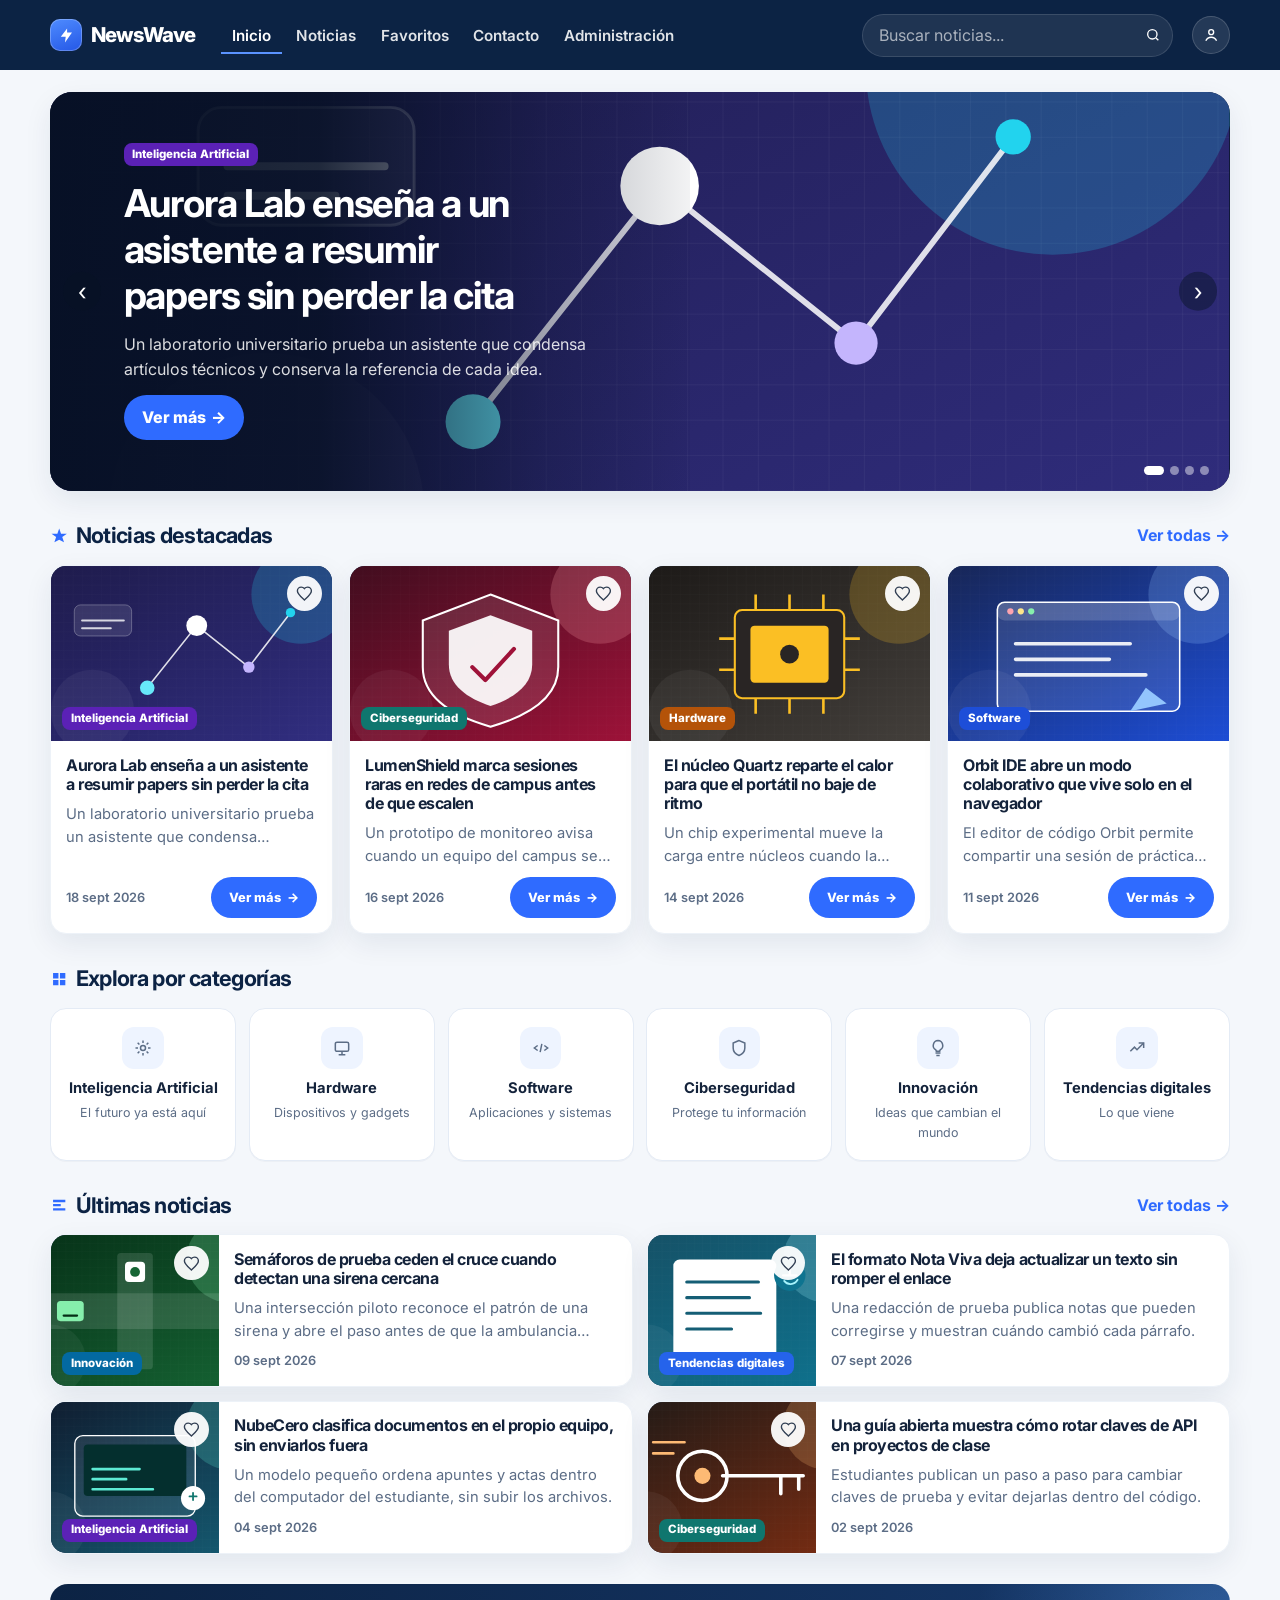
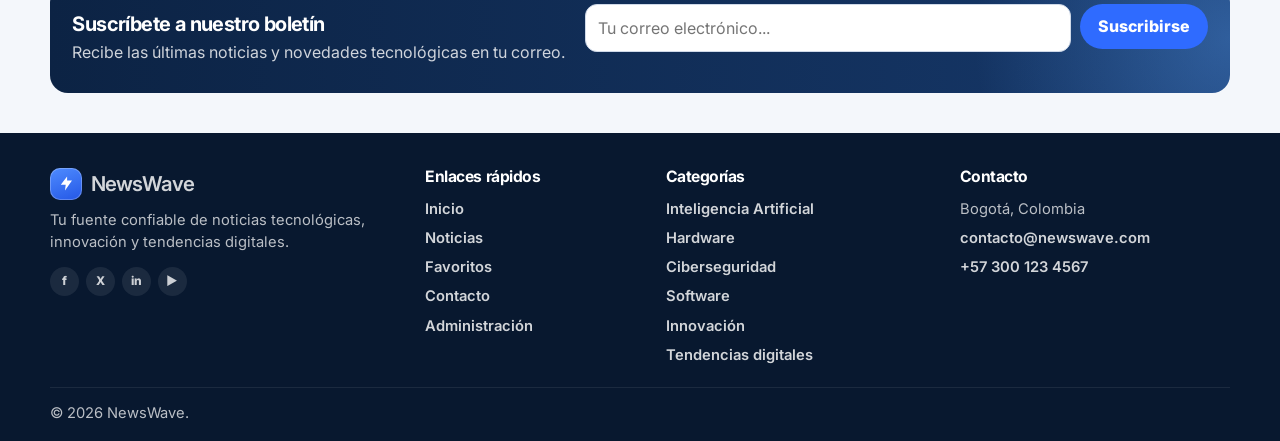
<file: index.html>
<!DOCTYPE html>
<!-- Inicio. noticias.js llena #hero-slider, #destacadas y #ultimas. Scripts: app.js, favoritos.js, noticias.js. -->
<html lang="es">
<head>
  <meta charset="UTF-8">
  <meta name="viewport" content="width=device-width, initial-scale=1.0">
  <meta name="description" content="NewsWave es una plataforma académica de noticias tecnológicas: listado, detalle, favoritos y contacto.">
  <meta name="theme-color" content="#0c2344">
  <title>NewsWave | Inicio</title>
  <link rel="icon" href="assets/icons/favicon.svg" type="image/svg+xml">
  <link rel="preconnect" href="https://fonts.googleapis.com">
  <link rel="preconnect" href="https://fonts.gstatic.com" crossorigin>
  <link href="https://fonts.googleapis.com/css2?family=Inter:wght@400;500;600;700;800&display=swap" rel="stylesheet">
  <link rel="stylesheet" href="css/styles.css">
  <link rel="stylesheet" href="css/responsive.css">
</head>
<!-- data-page le dice a app.js qué enlace del menú marcar. En el detalle se marca Noticias. -->
<body data-page="inicio">
  <!-- Enlace para teclado: aparece al tabular y salta el menú. -->
  <a class="skip-link" href="#contenido">Saltar al contenido</a>
  <!-- Cabecera compartida. app.js abre el menú en pantallas angostas y rellena el buscador si la URL trae ?q=. -->
  <header class="site-header">
    <div class="container header-inner">
      <a class="logo" href="index.html">
        <span class="logo-mark" aria-hidden="true">
          <svg viewBox="0 0 24 24"><path d="M13 2 4 14h7l-1 8 10-14h-7V2z"/></svg>
        </span>
        <span>NewsWave</span>
      </a>
      <button class="nav-toggle" type="button" aria-expanded="false" aria-controls="menu-principal">
        <span class="sr-only">Abrir menú</span>
        <span class="nav-toggle-bar" aria-hidden="true"></span>
        <span class="nav-toggle-bar" aria-hidden="true"></span>
        <span class="nav-toggle-bar" aria-hidden="true"></span>
      </button>
      <nav id="menu-principal" class="site-nav" aria-label="Principal">
        <form class="header-search header-search-mobile" action="noticias.html" method="get" role="search">
          <label class="sr-only" for="buscar-menu">Buscar noticias</label>
          <input id="buscar-menu" name="q" type="search" placeholder="Buscar noticias..." autocomplete="off">
          <button type="submit" aria-label="Buscar">
            <svg viewBox="0 0 24 24" aria-hidden="true"><circle cx="11" cy="11" r="7"/><path d="M20 20 16.5 16.5"/></svg>
          </button>
        </form>
        <ul>
          <li><a href="index.html" data-nav="inicio">Inicio</a></li>
          <li><a href="noticias.html" data-nav="noticias">Noticias</a></li>
          <li><a href="favoritos.html" data-nav="favoritos">Favoritos</a></li>
          <li><a href="contacto.html" data-nav="contacto">Contacto</a></li>
          <li><a href="admin.html" data-nav="admin">Administración</a></li>
        </ul>
      </nav>
      <form class="header-search" action="noticias.html" method="get" role="search">
        <label class="sr-only" for="buscar">Buscar noticias</label>
        <input id="buscar" name="q" type="search" placeholder="Buscar noticias..." autocomplete="off">
        <button type="submit" aria-label="Buscar">
          <svg viewBox="0 0 24 24" aria-hidden="true"><circle cx="11" cy="11" r="7"/><path d="M20 20 16.5 16.5"/></svg>
        </button>
      </form>
      <a class="header-user" href="favoritos.html" aria-label="Favoritos">
        <svg viewBox="0 0 24 24" aria-hidden="true"><circle cx="12" cy="8" r="3.2"/><path d="M5 19.2c1.4-3 3.8-4.5 7-4.5s5.6 1.5 7 4.5"/></svg>
      </a>
    </div>
  </header>

  <!-- Zona principal. Los bloques con id (hero, listado, detalle, favoritos, formularios) los rellena el JS. -->
  <main id="contenido">
    <noscript>
      <p class="estado estado-error noscript">NewsWave necesita JavaScript para cargar las noticias, los favoritos y el formulario.</p>
    </noscript>

    <!-- Carrusel. noticias.js mete aquí hasta 4 noticias destacadas. -->
    <section class="hero-wrap" aria-roledescription="carrusel" aria-label="Noticia principal">
      <div class="container">
        <div id="hero-slider">
          <p class="estado">Cargando portada…</p>
        </div>
      </div>
    </section>

    <!-- Mismas destacadas del carrusel, ahora en tarjetas. El h3 lo pide crearTarjeta porque el h1 está en el hero. -->
    <section class="section" aria-labelledby="titulo-destacadas">
      <div class="container">
        <div class="section-head">
          <h2 id="titulo-destacadas">
            <span class="section-icon" aria-hidden="true"><svg viewBox="0 0 24 24"><path d="m12 2 2.4 6.8H22l-6 4.4 2.3 6.8L12 16.8 5.7 20l2.3-6.8-6-4.4h7.6z"/></svg></span>
            Noticias destacadas
          </h2>
          <a class="link-all" href="noticias.html">Ver todas →</a>
        </div>
        <div id="destacadas" class="card-grid">
          <p class="estado">Cargando noticias destacadas…</p>
        </div>
      </div>
    </section>

    <!-- Enlaces fijos. Cada uno abre el listado con ?categoria= para que noticias.js active ese filtro. -->
    <section class="section" aria-labelledby="titulo-categorias">
      <div class="container">
        <div class="section-head">
          <h2 id="titulo-categorias">
            <span class="section-icon" aria-hidden="true"><svg viewBox="0 0 24 24"><path d="M4 4h7v7H4zm9 0h7v7h-7zM4 13h7v7H4zm9 0h7v7h-7z"/></svg></span>
            Explora por categorías
          </h2>
        </div>
        <div class="cat-grid">
          <a class="cat-tile" href="noticias.html?categoria=Inteligencia%20Artificial">
            <span class="cat-icon" aria-hidden="true"><svg viewBox="0 0 24 24"><circle cx="12" cy="12" r="3"/><path d="M12 3v3M12 18v3M3 12h3M18 12h3M5.6 5.6l2.1 2.1M16.3 16.3l2.1 2.1M18.4 5.6l-2.1 2.1M7.7 16.3l-2.1 2.1"/></svg></span>
            <strong>Inteligencia Artificial</strong>
            <span>El futuro ya está aquí</span>
          </a>
          <a class="cat-tile" href="noticias.html?categoria=Hardware">
            <span class="cat-icon" aria-hidden="true"><svg viewBox="0 0 24 24"><rect x="4" y="5" width="16" height="11" rx="2"/><path d="M8 20h8M12 16v4"/></svg></span>
            <strong>Hardware</strong>
            <span>Dispositivos y gadgets</span>
          </a>
          <a class="cat-tile" href="noticias.html?categoria=Software">
            <span class="cat-icon" aria-hidden="true"><svg viewBox="0 0 24 24"><path d="m8 9-4 3 4 3M16 9l4 3-4 3M13 7l-2 10"/></svg></span>
            <strong>Software</strong>
            <span>Aplicaciones y sistemas</span>
          </a>
          <a class="cat-tile" href="noticias.html?categoria=Ciberseguridad">
            <span class="cat-icon" aria-hidden="true"><svg viewBox="0 0 24 24"><path d="M12 3 5 6v6c0 4.2 2.8 7.4 7 9 4.2-1.6 7-4.8 7-9V6l-7-3z"/></svg></span>
            <strong>Ciberseguridad</strong>
            <span>Protege tu información</span>
          </a>
          <a class="cat-tile" href="noticias.html?categoria=Innovaci%C3%B3n">
            <span class="cat-icon" aria-hidden="true"><svg viewBox="0 0 24 24"><path d="M9 18h6M10 21h4M12 3a6 6 0 0 0-3 11c.6.5 1 1.2 1 2h4c0-.8.4-1.5 1-2a6 6 0 0 0-3-11z"/></svg></span>
            <strong>Innovación</strong>
            <span>Ideas que cambian el mundo</span>
          </a>
          <a class="cat-tile" href="noticias.html?categoria=Tendencias%20digitales">
            <span class="cat-icon" aria-hidden="true"><svg viewBox="0 0 24 24"><path d="M4 16l5-5 3 3 8-8"/><path d="M14 6h6v6"/></svg></span>
            <strong>Tendencias digitales</strong>
            <span>Lo que viene</span>
          </a>
        </div>
      </div>
    </section>

    <!-- Noticias que no entraron en la portada, máximo 4. -->
    <section class="section" aria-labelledby="titulo-ultimas">
      <div class="container">
        <div class="section-head">
          <h2 id="titulo-ultimas">
            <span class="section-icon" aria-hidden="true"><svg viewBox="0 0 24 24"><path d="M4 5h16v3H4zm0 5.5h10v3H4zM4 16h16v3H4z"/></svg></span>
            Últimas noticias
          </h2>
          <a class="link-all" href="noticias.html">Ver todas →</a>
        </div>
        <div id="ultimas" class="latest-grid">
          <p class="estado">Cargando últimas noticias…</p>
        </div>
      </div>
    </section>

    <!-- app.js valida el correo. No se guarda ni se envía. -->
    <section class="boletin-wrap" aria-labelledby="titulo-boletin">
      <div class="container">
        <div class="boletin">
          <div>
            <h2 id="titulo-boletin">Suscríbete a nuestro boletín</h2>
            <p>Recibe las últimas noticias y novedades tecnológicas en tu correo.</p>
          </div>
          <div class="boletin-panel">
            <p id="aviso-boletin" class="banner" hidden tabindex="-1"></p>
            <form id="form-boletin" class="boletin-form" novalidate>
              <div class="field">
                <label class="sr-only" for="correo-boletin">Correo electrónico</label>
                <input id="correo-boletin" name="correo" type="email" placeholder="Tu correo electrónico..." autocomplete="email" required>
                <p class="field-error" aria-live="polite"></p>
              </div>
              <button class="btn btn-primary" type="submit">Suscribirse</button>
            </form>
          </div>
        </div>
      </div>
    </section>
  </main>

  <!-- Pie compartido. El año de #anio lo escribe app.js al cargar la página. -->
  <footer class="site-footer">
    <div class="container footer-grid">
      <div class="footer-brand-block">
        <a class="logo" href="index.html">
          <span class="logo-mark" aria-hidden="true">
            <svg viewBox="0 0 24 24"><path d="M13 2 4 14h7l-1 8 10-14h-7V2z"/></svg>
          </span>
          <span>NewsWave</span>
        </a>
        <p>Tu fuente confiable de noticias tecnológicas, innovación y tendencias digitales.</p>
        <div class="social" aria-hidden="true"><span>f</span><span>X</span><span>in</span><span>▶</span></div>
      </div>
      <nav aria-label="Enlaces rápidos">
        <h2>Enlaces rápidos</h2>
        <ul>
          <li><a href="index.html">Inicio</a></li>
          <li><a href="noticias.html">Noticias</a></li>
          <li><a href="favoritos.html">Favoritos</a></li>
          <li><a href="contacto.html">Contacto</a></li>
          <li><a href="admin.html">Administración</a></li>
        </ul>
      </nav>
      <nav aria-label="Categorías">
        <h2>Categorías</h2>
        <ul>
          <li><a href="noticias.html?categoria=Inteligencia%20Artificial">Inteligencia Artificial</a></li>
          <li><a href="noticias.html?categoria=Hardware">Hardware</a></li>
          <li><a href="noticias.html?categoria=Ciberseguridad">Ciberseguridad</a></li>
          <li><a href="noticias.html?categoria=Software">Software</a></li>
          <li><a href="noticias.html?categoria=Innovaci%C3%B3n">Innovación</a></li>
          <li><a href="noticias.html?categoria=Tendencias%20digitales">Tendencias digitales</a></li>
        </ul>
      </nav>
      <div>
        <h2>Contacto</h2>
        <ul>
          <li>Bogotá, Colombia</li>
          <li><a href="mailto:contacto@newswave.com">contacto@newswave.com</a></li>
          <li><a href="tel:+573001234567">+57 300 123 4567</a></li>
        </ul>
      </div>
    </div>
    <div class="container footer-copy">
      <p>© <span id="anio">2026</span> NewsWave.</p>
    </div>
  </footer>

  <!-- defer espera a que el HTML esté listo. app.js siempre va primero porque crea window.NewsWave. -->
  <script src="js/app.js" defer></script>
  <script src="js/favoritos.js" defer></script>
  <script src="js/noticias.js" defer></script>
</body>
</html>
</file>
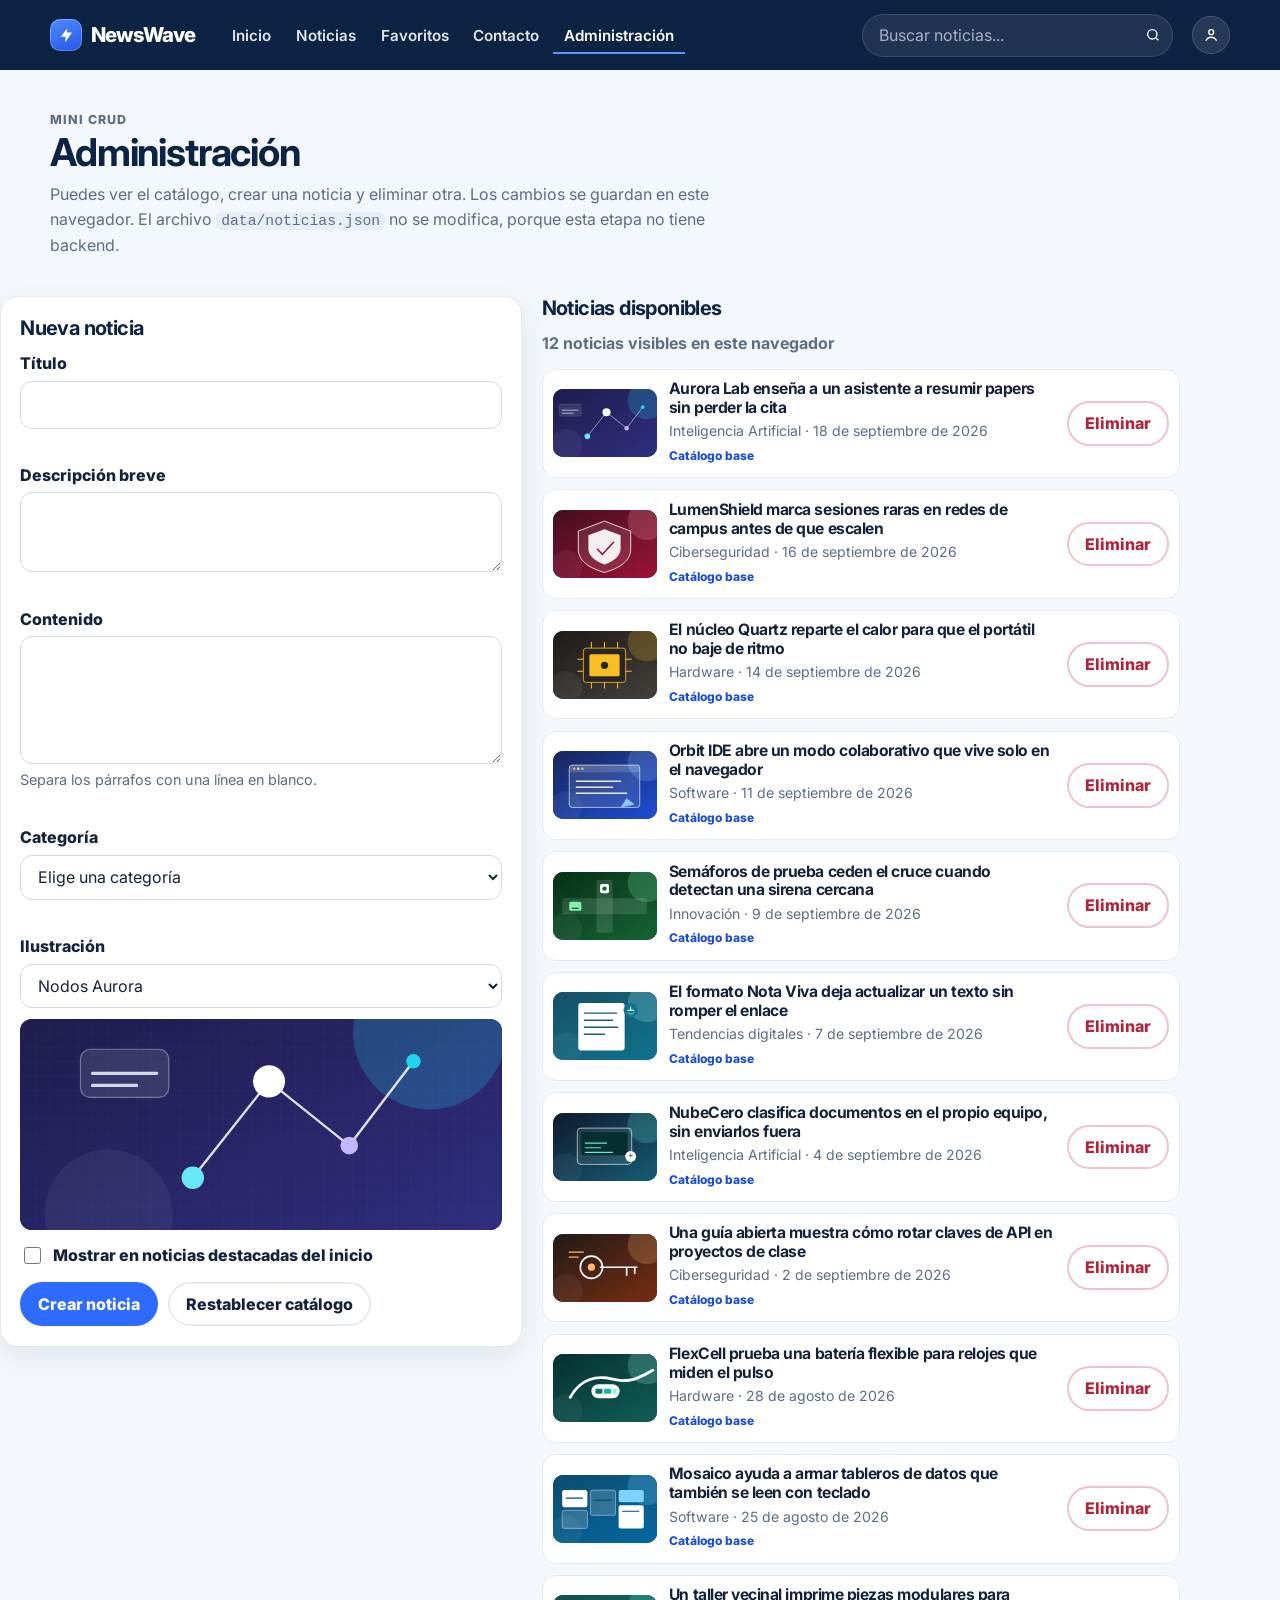
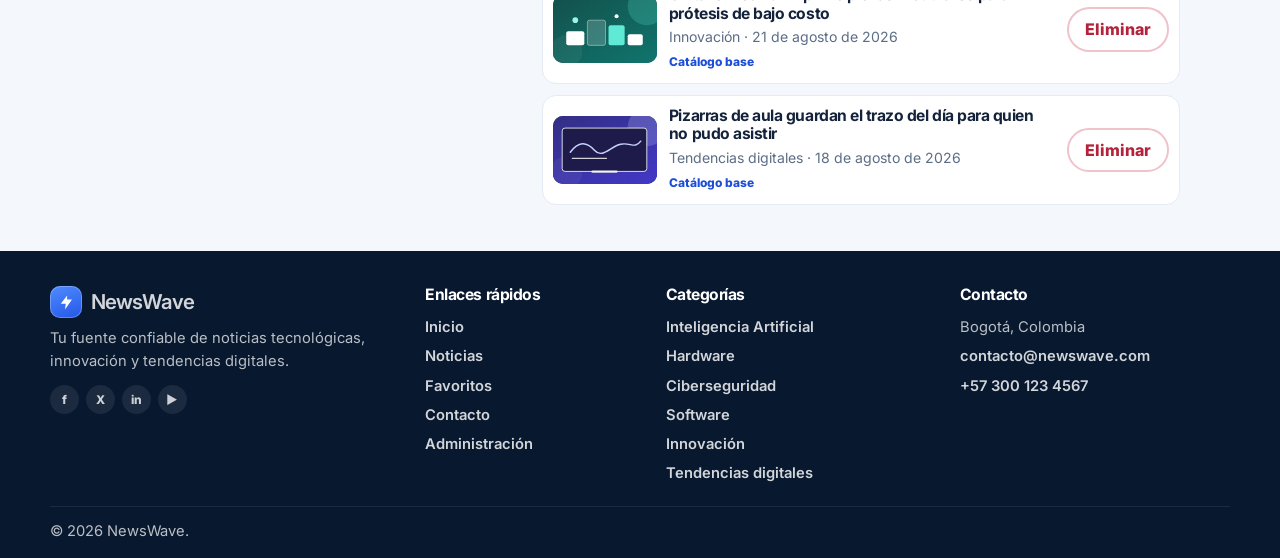
<file: admin.html>
<!DOCTYPE html>
<!-- Administración. crud.js crea y elimina noticias usando localStorage. El JSON del repo no cambia. -->
<html lang="es">
<head>
  <meta charset="UTF-8">
  <meta name="viewport" content="width=device-width, initial-scale=1.0">
  <meta name="description" content="Administración local de noticias de NewsWave: crear y eliminar en el navegador.">
  <meta name="theme-color" content="#0c2344">
  <title>NewsWave | Administración</title>
  <link rel="icon" href="assets/icons/favicon.svg" type="image/svg+xml">
  <link rel="preconnect" href="https://fonts.googleapis.com">
  <link rel="preconnect" href="https://fonts.gstatic.com" crossorigin>
  <link href="https://fonts.googleapis.com/css2?family=Inter:wght@400;500;600;700;800&display=swap" rel="stylesheet">
  <link rel="stylesheet" href="css/styles.css">
  <link rel="stylesheet" href="css/responsive.css">
</head>
<!-- data-page le dice a app.js qué enlace del menú marcar. En el detalle se marca Noticias. -->
<body data-page="admin">
  <!-- Enlace para teclado: aparece al tabular y salta el menú. -->
  <a class="skip-link" href="#contenido">Saltar al contenido</a>
  <!-- Cabecera compartida. app.js abre el menú en pantallas angostas y rellena el buscador si la URL trae ?q=. -->
  <header class="site-header">
    <div class="container header-inner">
      <a class="logo" href="index.html">
        <span class="logo-mark" aria-hidden="true">
          <svg viewBox="0 0 24 24"><path d="M13 2 4 14h7l-1 8 10-14h-7V2z"/></svg>
        </span>
        <span>NewsWave</span>
      </a>
      <button class="nav-toggle" type="button" aria-expanded="false" aria-controls="menu-principal">
        <span class="sr-only">Abrir menú</span>
        <span class="nav-toggle-bar" aria-hidden="true"></span>
        <span class="nav-toggle-bar" aria-hidden="true"></span>
        <span class="nav-toggle-bar" aria-hidden="true"></span>
      </button>
      <nav id="menu-principal" class="site-nav" aria-label="Principal">
        <form class="header-search header-search-mobile" action="noticias.html" method="get" role="search">
          <label class="sr-only" for="buscar-menu">Buscar noticias</label>
          <input id="buscar-menu" name="q" type="search" placeholder="Buscar noticias..." autocomplete="off">
          <button type="submit" aria-label="Buscar">
            <svg viewBox="0 0 24 24" aria-hidden="true"><circle cx="11" cy="11" r="7"/><path d="M20 20 16.5 16.5"/></svg>
          </button>
        </form>
        <ul>
          <li><a href="index.html" data-nav="inicio">Inicio</a></li>
          <li><a href="noticias.html" data-nav="noticias">Noticias</a></li>
          <li><a href="favoritos.html" data-nav="favoritos">Favoritos</a></li>
          <li><a href="contacto.html" data-nav="contacto">Contacto</a></li>
          <li><a href="admin.html" data-nav="admin">Administración</a></li>
        </ul>
      </nav>
      <form class="header-search" action="noticias.html" method="get" role="search">
        <label class="sr-only" for="buscar">Buscar noticias</label>
        <input id="buscar" name="q" type="search" placeholder="Buscar noticias..." autocomplete="off">
        <button type="submit" aria-label="Buscar">
          <svg viewBox="0 0 24 24" aria-hidden="true"><circle cx="11" cy="11" r="7"/><path d="M20 20 16.5 16.5"/></svg>
        </button>
      </form>
      <a class="header-user" href="favoritos.html" aria-label="Favoritos">
        <svg viewBox="0 0 24 24" aria-hidden="true"><circle cx="12" cy="8" r="3.2"/><path d="M5 19.2c1.4-3 3.8-4.5 7-4.5s5.6 1.5 7 4.5"/></svg>
      </a>
    </div>
  </header>

  <!-- Zona principal. Los bloques con id (hero, listado, detalle, favoritos, formularios) los rellena el JS. -->
  <main id="contenido">
    <noscript>
      <p class="estado estado-error noscript">NewsWave necesita JavaScript para cargar las noticias, los favoritos y el formulario.</p>
    </noscript>

    <header class="page-intro">
      <div class="container">
        <p class="eyebrow">Mini CRUD</p>
        <h1>Administración</h1>
        <p>Puedes ver el catálogo, crear una noticia y eliminar otra. Los cambios se guardan en este navegador. El archivo <code>data/noticias.json</code> no se modifica, porque esta etapa no tiene backend.</p>
      </div>
    </header>

    <section class="section">
      <div class="container admin-layout">
        <div class="form-card">
          <h2 class="block-title">Nueva noticia</h2>
          <div id="aviso-admin" class="banner" role="status" tabindex="-1" hidden></div>
          <!-- crud.js envía estos campos a NewsWave.crearNoticia. La noticia queda solo en este navegador. -->
          <form id="form-noticia" class="form" novalidate>
            <div class="field">
              <label for="titulo">Título</label>
              <input id="titulo" name="titulo" type="text" maxlength="140" aria-required="true" aria-describedby="error-titulo">
              <p id="error-titulo" class="field-error"></p>
            </div>
            <div class="field">
              <label for="descripcion">Descripción breve</label>
              <textarea id="descripcion" class="is-short" name="descripcion" maxlength="280" aria-required="true" aria-describedby="error-descripcion"></textarea>
              <p id="error-descripcion" class="field-error"></p>
            </div>
            <div class="field">
              <label for="contenido-noticia">Contenido</label>
              <textarea id="contenido-noticia" name="contenido" maxlength="4000" aria-required="true" aria-describedby="ayuda-contenido error-contenido"></textarea>
              <p id="ayuda-contenido" class="field-help">Separa los párrafos con una línea en blanco.</p>
              <p id="error-contenido" class="field-error"></p>
            </div>
            <div class="field">
              <label for="categoria">Categoría</label>
              <select id="categoria" name="categoria" aria-required="true" aria-describedby="error-categoria">
                <option value="">Elige una categoría</option>
                <option>Inteligencia Artificial</option>
                <option>Ciberseguridad</option>
                <option>Hardware</option>
                <option>Software</option>
                <option>Innovación</option>
                <option>Tendencias digitales</option>
              </select>
              <p id="error-categoria" class="field-error"></p>
            </div>
            <div class="field">
              <label for="imagen">Ilustración</label>
              <select id="imagen" name="imagen">
                <option value="assets/images/ia-aurora.svg">Nodos Aurora</option>
                <option value="assets/images/ia-nubecero.svg">Equipo local</option>
                <option value="assets/images/ciber-lumen.svg">Escudo Lumen</option>
                <option value="assets/images/ciber-claves.svg">Rotación de claves</option>
                <option value="assets/images/hw-quartz.svg">Chip Quartz</option>
                <option value="assets/images/hw-flexcell.svg">Batería flexible</option>
                <option value="assets/images/sw-orbit.svg">Editor en el navegador</option>
                <option value="assets/images/sw-mosaico.svg">Tablero Mosaico</option>
                <option value="assets/images/inn-cruce.svg">Cruce urbano</option>
                <option value="assets/images/inn-puente.svg">Piezas modulares</option>
                <option value="assets/images/td-nota.svg">Nota viva</option>
                <option value="assets/images/td-pizarra.svg">Pizarra de aula</option>
              </select>
              <div class="preview">
                <img id="preview-imagen" src="assets/images/ia-aurora.svg" alt="Vista previa de la ilustración seleccionada" width="1200" height="675">
              </div>
            </div>
            <label class="check" for="destacada">
              <input id="destacada" name="destacada" type="checkbox">
              Mostrar en noticias destacadas del inicio
            </label>
            <div class="admin-actions">
              <button class="btn btn-primary" type="submit">Crear noticia</button>
              <button class="btn btn-secondary" id="restablecer-catalogo" type="button">Restablecer catálogo</button>
            </div>
          </form>
        </div>

        <div>
          <h2 class="block-title">Noticias disponibles</h2>
          <p id="conteo-admin" class="resumen-listado" aria-live="polite">Cargando catálogo…</p>
          <!-- crud.js vuelve a pintar esta lista después de crear, eliminar o restablecer. -->
          <div id="admin-listado" class="admin-list">
            <p class="estado">Cargando noticias…</p>
          </div>
        </div>
      </div>
    </section>
  </main>

  <!-- Pie compartido. El año de #anio lo escribe app.js al cargar la página. -->
  <footer class="site-footer">
    <div class="container footer-grid">
      <div class="footer-brand-block">
        <a class="logo" href="index.html">
          <span class="logo-mark" aria-hidden="true">
            <svg viewBox="0 0 24 24"><path d="M13 2 4 14h7l-1 8 10-14h-7V2z"/></svg>
          </span>
          <span>NewsWave</span>
        </a>
        <p>Tu fuente confiable de noticias tecnológicas, innovación y tendencias digitales.</p>
        <div class="social" aria-hidden="true"><span>f</span><span>X</span><span>in</span><span>▶</span></div>
      </div>
      <nav aria-label="Enlaces rápidos">
        <h2>Enlaces rápidos</h2>
        <ul>
          <li><a href="index.html">Inicio</a></li>
          <li><a href="noticias.html">Noticias</a></li>
          <li><a href="favoritos.html">Favoritos</a></li>
          <li><a href="contacto.html">Contacto</a></li>
          <li><a href="admin.html">Administración</a></li>
        </ul>
      </nav>
      <nav aria-label="Categorías">
        <h2>Categorías</h2>
        <ul>
          <li><a href="noticias.html?categoria=Inteligencia%20Artificial">Inteligencia Artificial</a></li>
          <li><a href="noticias.html?categoria=Hardware">Hardware</a></li>
          <li><a href="noticias.html?categoria=Ciberseguridad">Ciberseguridad</a></li>
          <li><a href="noticias.html?categoria=Software">Software</a></li>
          <li><a href="noticias.html?categoria=Innovaci%C3%B3n">Innovación</a></li>
          <li><a href="noticias.html?categoria=Tendencias%20digitales">Tendencias digitales</a></li>
        </ul>
      </nav>
      <div>
        <h2>Contacto</h2>
        <ul>
          <li>Bogotá, Colombia</li>
          <li><a href="mailto:contacto@newswave.com">contacto@newswave.com</a></li>
          <li><a href="tel:+573001234567">+57 300 123 4567</a></li>
        </ul>
      </div>
    </div>
    <div class="container footer-copy">
      <p>© <span id="anio">2026</span> NewsWave.</p>
    </div>
  </footer>

  <!-- defer espera a que el HTML esté listo. app.js siempre va primero porque crea window.NewsWave. -->
  <script src="js/app.js" defer></script>
  <script src="js/crud.js" defer></script>
</body>
</html>
</file>
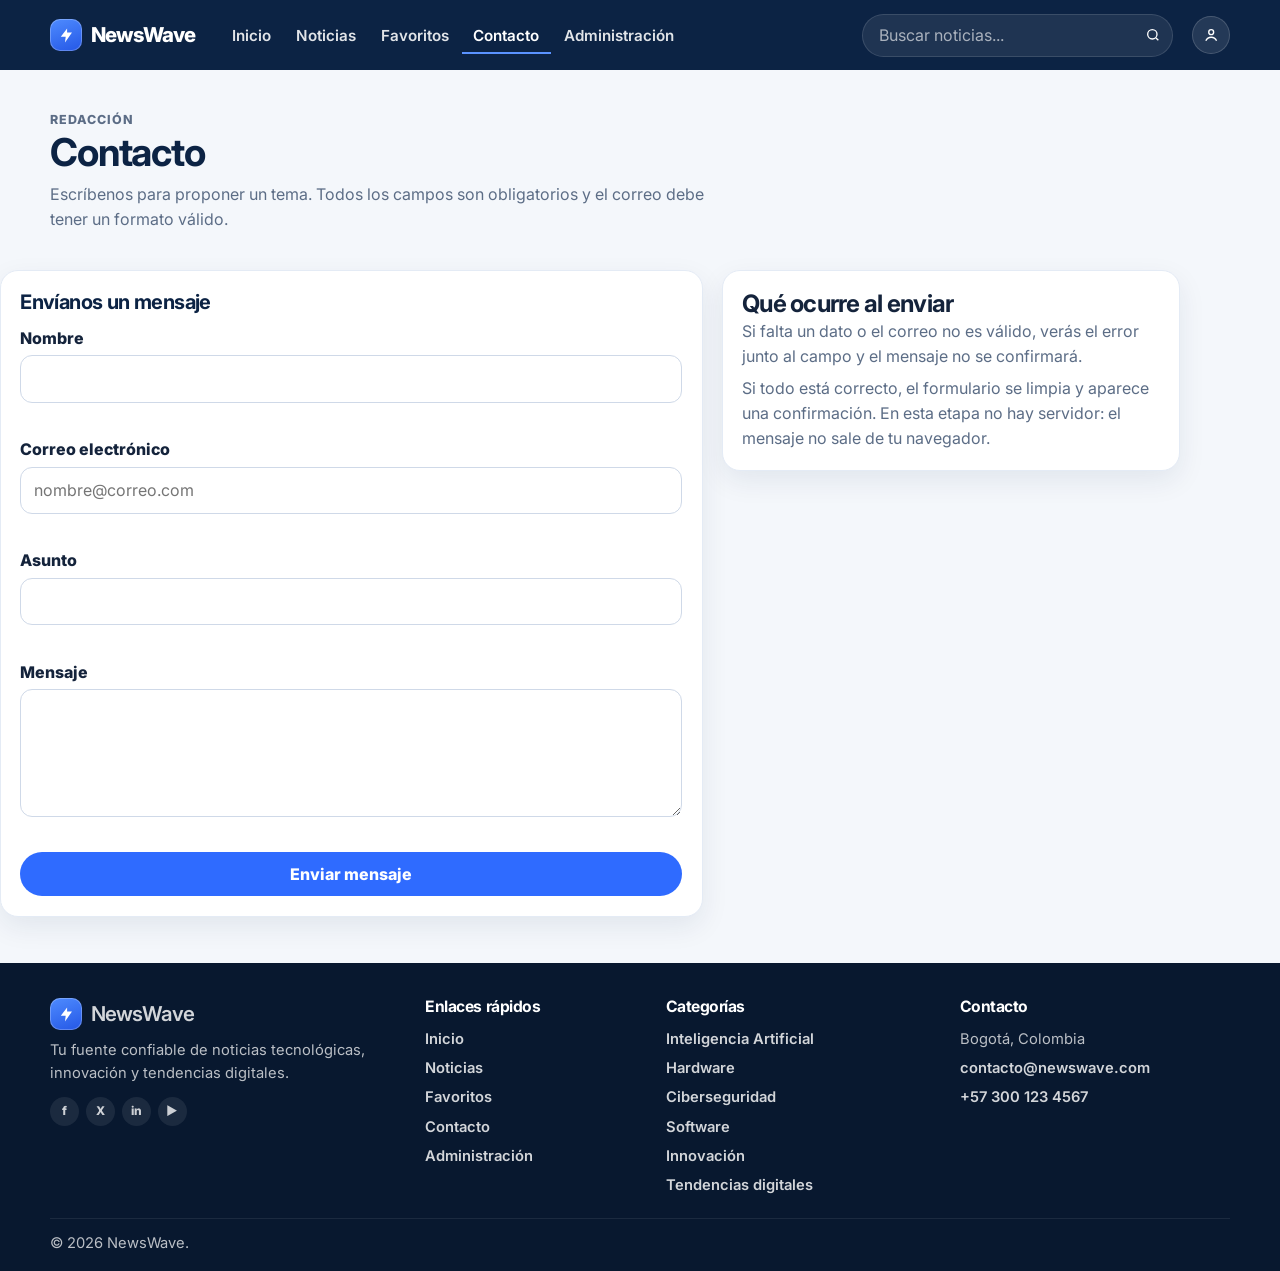
<file: contacto.html>
<!DOCTYPE html>
<!-- Contacto. contacto.js valida #form-contacto en el navegador. El mensaje no se envía a un servidor. -->
<html lang="es">
<head>
  <meta charset="UTF-8">
  <meta name="viewport" content="width=device-width, initial-scale=1.0">
  <meta name="description" content="Formulario de contacto de NewsWave con validación en el navegador.">
  <meta name="theme-color" content="#0c2344">
  <title>NewsWave | Contacto</title>
  <link rel="icon" href="assets/icons/favicon.svg" type="image/svg+xml">
  <link rel="preconnect" href="https://fonts.googleapis.com">
  <link rel="preconnect" href="https://fonts.gstatic.com" crossorigin>
  <link href="https://fonts.googleapis.com/css2?family=Inter:wght@400;500;600;700;800&display=swap" rel="stylesheet">
  <link rel="stylesheet" href="css/styles.css">
  <link rel="stylesheet" href="css/responsive.css">
</head>
<!-- data-page le dice a app.js qué enlace del menú marcar. En el detalle se marca Noticias. -->
<body data-page="contacto">
  <!-- Enlace para teclado: aparece al tabular y salta el menú. -->
  <a class="skip-link" href="#contenido">Saltar al contenido</a>
  <!-- Cabecera compartida. app.js abre el menú en pantallas angostas y rellena el buscador si la URL trae ?q=. -->
  <header class="site-header">
    <div class="container header-inner">
      <a class="logo" href="index.html">
        <span class="logo-mark" aria-hidden="true">
          <svg viewBox="0 0 24 24"><path d="M13 2 4 14h7l-1 8 10-14h-7V2z"/></svg>
        </span>
        <span>NewsWave</span>
      </a>
      <button class="nav-toggle" type="button" aria-expanded="false" aria-controls="menu-principal">
        <span class="sr-only">Abrir menú</span>
        <span class="nav-toggle-bar" aria-hidden="true"></span>
        <span class="nav-toggle-bar" aria-hidden="true"></span>
        <span class="nav-toggle-bar" aria-hidden="true"></span>
      </button>
      <nav id="menu-principal" class="site-nav" aria-label="Principal">
        <form class="header-search header-search-mobile" action="noticias.html" method="get" role="search">
          <label class="sr-only" for="buscar-menu">Buscar noticias</label>
          <input id="buscar-menu" name="q" type="search" placeholder="Buscar noticias..." autocomplete="off">
          <button type="submit" aria-label="Buscar">
            <svg viewBox="0 0 24 24" aria-hidden="true"><circle cx="11" cy="11" r="7"/><path d="M20 20 16.5 16.5"/></svg>
          </button>
        </form>
        <ul>
          <li><a href="index.html" data-nav="inicio">Inicio</a></li>
          <li><a href="noticias.html" data-nav="noticias">Noticias</a></li>
          <li><a href="favoritos.html" data-nav="favoritos">Favoritos</a></li>
          <li><a href="contacto.html" data-nav="contacto">Contacto</a></li>
          <li><a href="admin.html" data-nav="admin">Administración</a></li>
        </ul>
      </nav>
      <form class="header-search" action="noticias.html" method="get" role="search">
        <label class="sr-only" for="buscar">Buscar noticias</label>
        <input id="buscar" name="q" type="search" placeholder="Buscar noticias..." autocomplete="off">
        <button type="submit" aria-label="Buscar">
          <svg viewBox="0 0 24 24" aria-hidden="true"><circle cx="11" cy="11" r="7"/><path d="M20 20 16.5 16.5"/></svg>
        </button>
      </form>
      <a class="header-user" href="favoritos.html" aria-label="Favoritos">
        <svg viewBox="0 0 24 24" aria-hidden="true"><circle cx="12" cy="8" r="3.2"/><path d="M5 19.2c1.4-3 3.8-4.5 7-4.5s5.6 1.5 7 4.5"/></svg>
      </a>
    </div>
  </header>

  <!-- Zona principal. Los bloques con id (hero, listado, detalle, favoritos, formularios) los rellena el JS. -->
  <main id="contenido">
    <noscript>
      <p class="estado estado-error noscript">NewsWave necesita JavaScript para cargar las noticias, los favoritos y el formulario.</p>
    </noscript>

    <header class="page-intro">
      <div class="container">
        <p class="eyebrow">Redacción</p>
        <h1>Contacto</h1>
        <p>Escríbenos para proponer un tema. Todos los campos son obligatorios y el correo debe tener un formato válido.</p>
      </div>
    </header>

    <section class="section" aria-labelledby="titulo-formulario">
      <div class="container contact-layout">
        <div class="form-card">
          <h2 id="titulo-formulario" class="block-title">Envíanos un mensaje</h2>
          <div id="confirmacion-contacto" class="banner" role="status" tabindex="-1" hidden></div>
          <!-- novalidate apaga el aviso nativo del navegador: los mensajes los pinta contacto.js. -->
          <form id="form-contacto" class="form" novalidate>
            <div class="field">
              <label for="nombre">Nombre</label>
              <input id="nombre" name="nombre" type="text" autocomplete="name" maxlength="80" aria-required="true" aria-describedby="error-nombre">
              <p id="error-nombre" class="field-error"></p>
            </div>
            <div class="field">
              <label for="correo">Correo electrónico</label>
              <input id="correo" name="correo" type="email" autocomplete="email" maxlength="120" aria-required="true" aria-describedby="error-correo" placeholder="nombre@correo.com">
              <p id="error-correo" class="field-error"></p>
            </div>
            <div class="field">
              <label for="asunto">Asunto</label>
              <input id="asunto" name="asunto" type="text" autocomplete="off" maxlength="120" aria-required="true" aria-describedby="error-asunto">
              <p id="error-asunto" class="field-error"></p>
            </div>
            <div class="field">
              <label for="mensaje">Mensaje</label>
              <textarea id="mensaje" name="mensaje" maxlength="2000" aria-required="true" aria-describedby="error-mensaje"></textarea>
              <p id="error-mensaje" class="field-error"></p>
            </div>
            <button class="btn btn-primary" type="submit">Enviar mensaje</button>
          </form>
        </div>
        <aside class="note-card">
          <h2>Qué ocurre al enviar</h2>
          <p>Si falta un dato o el correo no es válido, verás el error junto al campo y el mensaje no se confirmará.</p>
          <p>Si todo está correcto, el formulario se limpia y aparece una confirmación. En esta etapa no hay servidor: el mensaje no sale de tu navegador.</p>
        </aside>
      </div>
    </section>
  </main>

  <!-- Pie compartido. El año de #anio lo escribe app.js al cargar la página. -->
  <footer class="site-footer">
    <div class="container footer-grid">
      <div class="footer-brand-block">
        <a class="logo" href="index.html">
          <span class="logo-mark" aria-hidden="true">
            <svg viewBox="0 0 24 24"><path d="M13 2 4 14h7l-1 8 10-14h-7V2z"/></svg>
          </span>
          <span>NewsWave</span>
        </a>
        <p>Tu fuente confiable de noticias tecnológicas, innovación y tendencias digitales.</p>
        <div class="social" aria-hidden="true"><span>f</span><span>X</span><span>in</span><span>▶</span></div>
      </div>
      <nav aria-label="Enlaces rápidos">
        <h2>Enlaces rápidos</h2>
        <ul>
          <li><a href="index.html">Inicio</a></li>
          <li><a href="noticias.html">Noticias</a></li>
          <li><a href="favoritos.html">Favoritos</a></li>
          <li><a href="contacto.html">Contacto</a></li>
          <li><a href="admin.html">Administración</a></li>
        </ul>
      </nav>
      <nav aria-label="Categorías">
        <h2>Categorías</h2>
        <ul>
          <li><a href="noticias.html?categoria=Inteligencia%20Artificial">Inteligencia Artificial</a></li>
          <li><a href="noticias.html?categoria=Hardware">Hardware</a></li>
          <li><a href="noticias.html?categoria=Ciberseguridad">Ciberseguridad</a></li>
          <li><a href="noticias.html?categoria=Software">Software</a></li>
          <li><a href="noticias.html?categoria=Innovaci%C3%B3n">Innovación</a></li>
          <li><a href="noticias.html?categoria=Tendencias%20digitales">Tendencias digitales</a></li>
        </ul>
      </nav>
      <div>
        <h2>Contacto</h2>
        <ul>
          <li>Bogotá, Colombia</li>
          <li><a href="mailto:contacto@newswave.com">contacto@newswave.com</a></li>
          <li><a href="tel:+573001234567">+57 300 123 4567</a></li>
        </ul>
      </div>
    </div>
    <div class="container footer-copy">
      <p>© <span id="anio">2026</span> NewsWave.</p>
    </div>
  </footer>

  <!-- defer espera a que el HTML esté listo. app.js siempre va primero porque crea window.NewsWave. -->
  <script src="js/app.js" defer></script>
  <script src="js/contacto.js" defer></script>
</body>
</html>
</file>
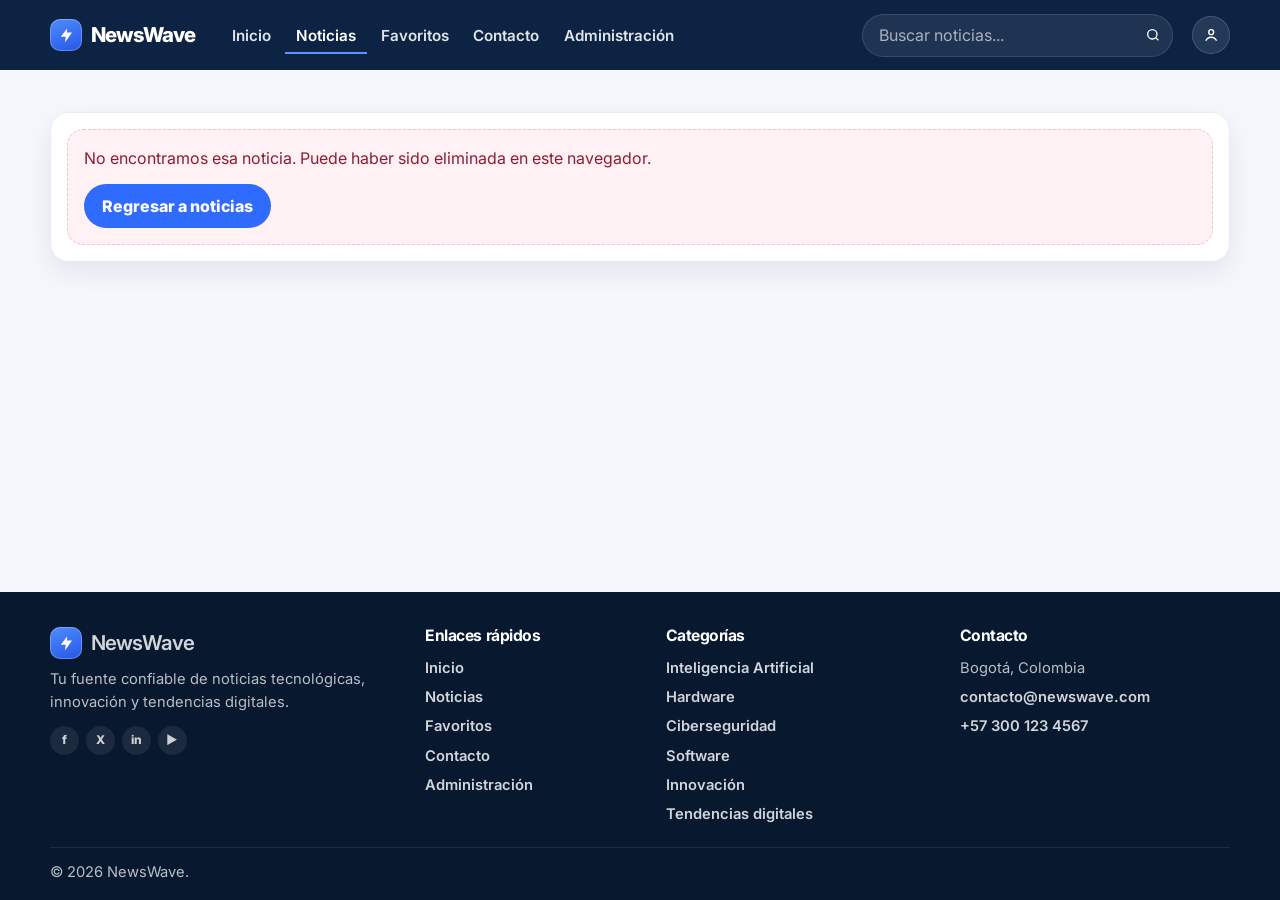
<file: detalle.html>
<!DOCTYPE html>
<!-- Detalle. El id va en la URL (detalle.html?id=1). detalle.js escribe el artículo en #detalle-noticia. -->
<html lang="es">
<head>
  <meta charset="UTF-8">
  <meta name="viewport" content="width=device-width, initial-scale=1.0">
  <meta name="description" content="Detalle de una noticia de NewsWave.">
  <meta name="theme-color" content="#0c2344">
  <title>NewsWave | Detalle</title>
  <link rel="icon" href="assets/icons/favicon.svg" type="image/svg+xml">
  <link rel="preconnect" href="https://fonts.googleapis.com">
  <link rel="preconnect" href="https://fonts.gstatic.com" crossorigin>
  <link href="https://fonts.googleapis.com/css2?family=Inter:wght@400;500;600;700;800&display=swap" rel="stylesheet">
  <link rel="stylesheet" href="css/styles.css">
  <link rel="stylesheet" href="css/responsive.css">
</head>
<!-- data-page le dice a app.js qué enlace del menú marcar. En el detalle se marca Noticias. -->
<body data-page="detalle">
  <!-- Enlace para teclado: aparece al tabular y salta el menú. -->
  <a class="skip-link" href="#contenido">Saltar al contenido</a>
  <!-- Cabecera compartida. app.js abre el menú en pantallas angostas y rellena el buscador si la URL trae ?q=. -->
  <header class="site-header">
    <div class="container header-inner">
      <a class="logo" href="index.html">
        <span class="logo-mark" aria-hidden="true">
          <svg viewBox="0 0 24 24"><path d="M13 2 4 14h7l-1 8 10-14h-7V2z"/></svg>
        </span>
        <span>NewsWave</span>
      </a>
      <button class="nav-toggle" type="button" aria-expanded="false" aria-controls="menu-principal">
        <span class="sr-only">Abrir menú</span>
        <span class="nav-toggle-bar" aria-hidden="true"></span>
        <span class="nav-toggle-bar" aria-hidden="true"></span>
        <span class="nav-toggle-bar" aria-hidden="true"></span>
      </button>
      <nav id="menu-principal" class="site-nav" aria-label="Principal">
        <form class="header-search header-search-mobile" action="noticias.html" method="get" role="search">
          <label class="sr-only" for="buscar-menu">Buscar noticias</label>
          <input id="buscar-menu" name="q" type="search" placeholder="Buscar noticias..." autocomplete="off">
          <button type="submit" aria-label="Buscar">
            <svg viewBox="0 0 24 24" aria-hidden="true"><circle cx="11" cy="11" r="7"/><path d="M20 20 16.5 16.5"/></svg>
          </button>
        </form>
        <ul>
          <li><a href="index.html" data-nav="inicio">Inicio</a></li>
          <li><a href="noticias.html" data-nav="noticias">Noticias</a></li>
          <li><a href="favoritos.html" data-nav="favoritos">Favoritos</a></li>
          <li><a href="contacto.html" data-nav="contacto">Contacto</a></li>
          <li><a href="admin.html" data-nav="admin">Administración</a></li>
        </ul>
      </nav>
      <form class="header-search" action="noticias.html" method="get" role="search">
        <label class="sr-only" for="buscar">Buscar noticias</label>
        <input id="buscar" name="q" type="search" placeholder="Buscar noticias..." autocomplete="off">
        <button type="submit" aria-label="Buscar">
          <svg viewBox="0 0 24 24" aria-hidden="true"><circle cx="11" cy="11" r="7"/><path d="M20 20 16.5 16.5"/></svg>
        </button>
      </form>
      <a class="header-user" href="favoritos.html" aria-label="Favoritos">
        <svg viewBox="0 0 24 24" aria-hidden="true"><circle cx="12" cy="8" r="3.2"/><path d="M5 19.2c1.4-3 3.8-4.5 7-4.5s5.6 1.5 7 4.5"/></svg>
      </a>
    </div>
  </header>

  <!-- Zona principal. Los bloques con id (hero, listado, detalle, favoritos, formularios) los rellena el JS. -->
  <main id="contenido">
    <noscript>
      <p class="estado estado-error noscript">NewsWave necesita JavaScript para cargar las noticias, los favoritos y el formulario.</p>
    </noscript>

    <section class="section">
      <div class="container">
        <!-- detalle.js sustituye este texto por la noticia cuyo id viene en la URL. -->
        <article id="detalle-noticia" class="detalle-articulo">
          <p class="estado">Cargando noticia…</p>
        </article>
      </div>
    </section>
  </main>

  <!-- Pie compartido. El año de #anio lo escribe app.js al cargar la página. -->
  <footer class="site-footer">
    <div class="container footer-grid">
      <div class="footer-brand-block">
        <a class="logo" href="index.html">
          <span class="logo-mark" aria-hidden="true">
            <svg viewBox="0 0 24 24"><path d="M13 2 4 14h7l-1 8 10-14h-7V2z"/></svg>
          </span>
          <span>NewsWave</span>
        </a>
        <p>Tu fuente confiable de noticias tecnológicas, innovación y tendencias digitales.</p>
        <div class="social" aria-hidden="true"><span>f</span><span>X</span><span>in</span><span>▶</span></div>
      </div>
      <nav aria-label="Enlaces rápidos">
        <h2>Enlaces rápidos</h2>
        <ul>
          <li><a href="index.html">Inicio</a></li>
          <li><a href="noticias.html">Noticias</a></li>
          <li><a href="favoritos.html">Favoritos</a></li>
          <li><a href="contacto.html">Contacto</a></li>
          <li><a href="admin.html">Administración</a></li>
        </ul>
      </nav>
      <nav aria-label="Categorías">
        <h2>Categorías</h2>
        <ul>
          <li><a href="noticias.html?categoria=Inteligencia%20Artificial">Inteligencia Artificial</a></li>
          <li><a href="noticias.html?categoria=Hardware">Hardware</a></li>
          <li><a href="noticias.html?categoria=Ciberseguridad">Ciberseguridad</a></li>
          <li><a href="noticias.html?categoria=Software">Software</a></li>
          <li><a href="noticias.html?categoria=Innovaci%C3%B3n">Innovación</a></li>
          <li><a href="noticias.html?categoria=Tendencias%20digitales">Tendencias digitales</a></li>
        </ul>
      </nav>
      <div>
        <h2>Contacto</h2>
        <ul>
          <li>Bogotá, Colombia</li>
          <li><a href="mailto:contacto@newswave.com">contacto@newswave.com</a></li>
          <li><a href="tel:+573001234567">+57 300 123 4567</a></li>
        </ul>
      </div>
    </div>
    <div class="container footer-copy">
      <p>© <span id="anio">2026</span> NewsWave.</p>
    </div>
  </footer>

  <!-- defer espera a que el HTML esté listo. app.js siempre va primero porque crea window.NewsWave. -->
  <script src="js/app.js" defer></script>
  <script src="js/favoritos.js" defer></script>
  <script src="js/detalle.js" defer></script>
</body>
</html>
</file>
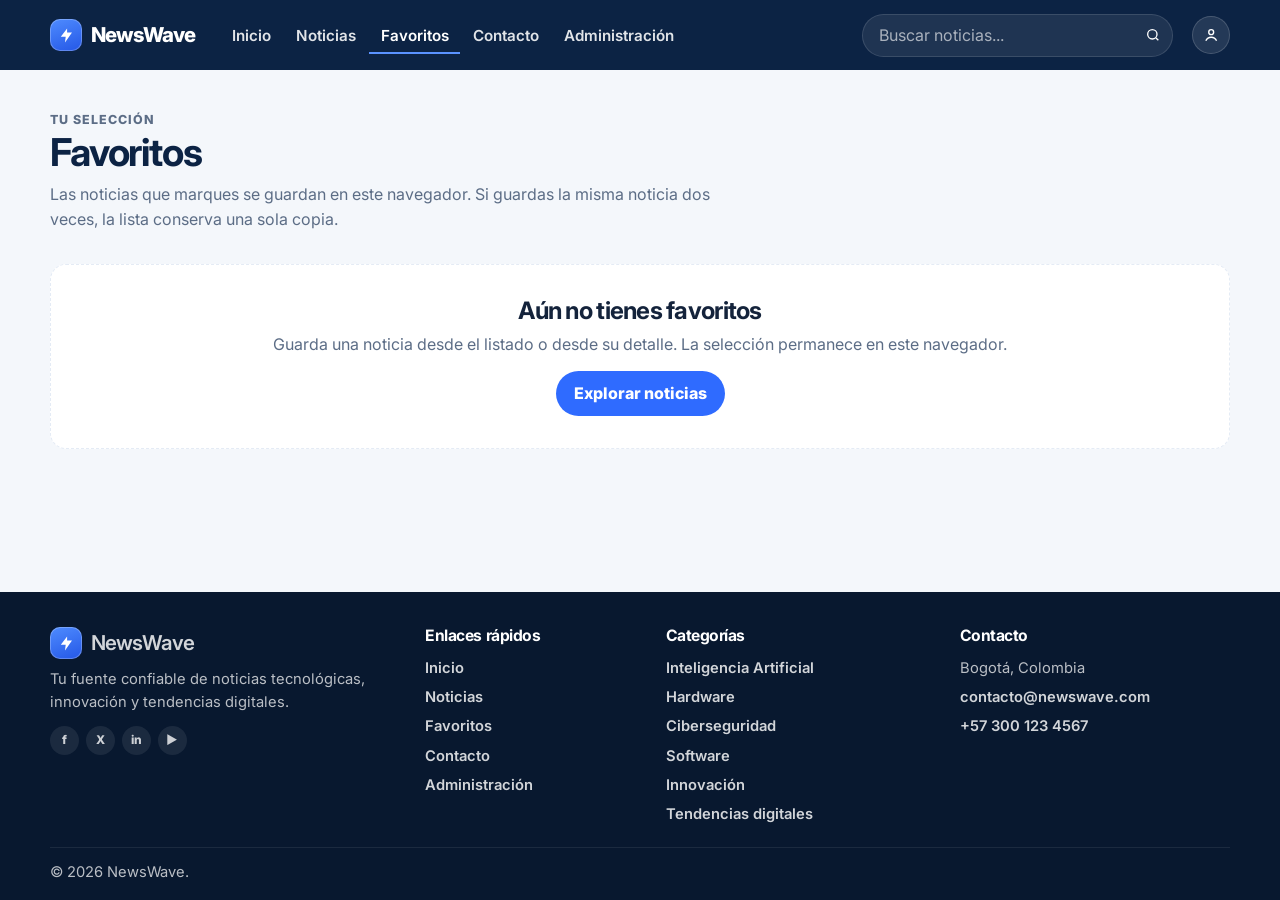
<file: favoritos.html>
<!DOCTYPE html>
<!-- Favoritos. favoritos.js lee los ids de localStorage y pinta las tarjetas en #lista-favoritos. -->
<html lang="es">
<head>
  <meta charset="UTF-8">
  <meta name="viewport" content="width=device-width, initial-scale=1.0">
  <meta name="description" content="Noticias favoritas guardadas en este navegador con NewsWave.">
  <meta name="theme-color" content="#0c2344">
  <title>NewsWave | Favoritos</title>
  <link rel="icon" href="assets/icons/favicon.svg" type="image/svg+xml">
  <link rel="preconnect" href="https://fonts.googleapis.com">
  <link rel="preconnect" href="https://fonts.gstatic.com" crossorigin>
  <link href="https://fonts.googleapis.com/css2?family=Inter:wght@400;500;600;700;800&display=swap" rel="stylesheet">
  <link rel="stylesheet" href="css/styles.css">
  <link rel="stylesheet" href="css/responsive.css">
</head>
<!-- data-page le dice a app.js qué enlace del menú marcar. En el detalle se marca Noticias. -->
<body data-page="favoritos">
  <!-- Enlace para teclado: aparece al tabular y salta el menú. -->
  <a class="skip-link" href="#contenido">Saltar al contenido</a>
  <!-- Cabecera compartida. app.js abre el menú en pantallas angostas y rellena el buscador si la URL trae ?q=. -->
  <header class="site-header">
    <div class="container header-inner">
      <a class="logo" href="index.html">
        <span class="logo-mark" aria-hidden="true">
          <svg viewBox="0 0 24 24"><path d="M13 2 4 14h7l-1 8 10-14h-7V2z"/></svg>
        </span>
        <span>NewsWave</span>
      </a>
      <button class="nav-toggle" type="button" aria-expanded="false" aria-controls="menu-principal">
        <span class="sr-only">Abrir menú</span>
        <span class="nav-toggle-bar" aria-hidden="true"></span>
        <span class="nav-toggle-bar" aria-hidden="true"></span>
        <span class="nav-toggle-bar" aria-hidden="true"></span>
      </button>
      <nav id="menu-principal" class="site-nav" aria-label="Principal">
        <form class="header-search header-search-mobile" action="noticias.html" method="get" role="search">
          <label class="sr-only" for="buscar-menu">Buscar noticias</label>
          <input id="buscar-menu" name="q" type="search" placeholder="Buscar noticias..." autocomplete="off">
          <button type="submit" aria-label="Buscar">
            <svg viewBox="0 0 24 24" aria-hidden="true"><circle cx="11" cy="11" r="7"/><path d="M20 20 16.5 16.5"/></svg>
          </button>
        </form>
        <ul>
          <li><a href="index.html" data-nav="inicio">Inicio</a></li>
          <li><a href="noticias.html" data-nav="noticias">Noticias</a></li>
          <li><a href="favoritos.html" data-nav="favoritos">Favoritos</a></li>
          <li><a href="contacto.html" data-nav="contacto">Contacto</a></li>
          <li><a href="admin.html" data-nav="admin">Administración</a></li>
        </ul>
      </nav>
      <form class="header-search" action="noticias.html" method="get" role="search">
        <label class="sr-only" for="buscar">Buscar noticias</label>
        <input id="buscar" name="q" type="search" placeholder="Buscar noticias..." autocomplete="off">
        <button type="submit" aria-label="Buscar">
          <svg viewBox="0 0 24 24" aria-hidden="true"><circle cx="11" cy="11" r="7"/><path d="M20 20 16.5 16.5"/></svg>
        </button>
      </form>
      <a class="header-user" href="favoritos.html" aria-label="Favoritos">
        <svg viewBox="0 0 24 24" aria-hidden="true"><circle cx="12" cy="8" r="3.2"/><path d="M5 19.2c1.4-3 3.8-4.5 7-4.5s5.6 1.5 7 4.5"/></svg>
      </a>
    </div>
  </header>

  <!-- Zona principal. Los bloques con id (hero, listado, detalle, favoritos, formularios) los rellena el JS. -->
  <main id="contenido">
    <noscript>
      <p class="estado estado-error noscript">NewsWave necesita JavaScript para cargar las noticias, los favoritos y el formulario.</p>
    </noscript>

    <header class="page-intro">
      <div class="container">
        <p class="eyebrow">Tu selección</p>
        <h1 id="titulo-favoritos">Favoritos</h1>
        <p>Las noticias que marques se guardan en este navegador. Si guardas la misma noticia dos veces, la lista conserva una sola copia.</p>
      </div>
    </header>

    <section class="section" aria-labelledby="titulo-favoritos">
      <div class="container">
        <!-- favoritos.js cruza los ids guardados con el catálogo. Si no hay ninguno, muestra el estado vacío. -->
        <div id="lista-favoritos">
          <p class="estado">Cargando favoritos…</p>
        </div>
      </div>
    </section>
  </main>

  <!-- Pie compartido. El año de #anio lo escribe app.js al cargar la página. -->
  <footer class="site-footer">
    <div class="container footer-grid">
      <div class="footer-brand-block">
        <a class="logo" href="index.html">
          <span class="logo-mark" aria-hidden="true">
            <svg viewBox="0 0 24 24"><path d="M13 2 4 14h7l-1 8 10-14h-7V2z"/></svg>
          </span>
          <span>NewsWave</span>
        </a>
        <p>Tu fuente confiable de noticias tecnológicas, innovación y tendencias digitales.</p>
        <div class="social" aria-hidden="true"><span>f</span><span>X</span><span>in</span><span>▶</span></div>
      </div>
      <nav aria-label="Enlaces rápidos">
        <h2>Enlaces rápidos</h2>
        <ul>
          <li><a href="index.html">Inicio</a></li>
          <li><a href="noticias.html">Noticias</a></li>
          <li><a href="favoritos.html">Favoritos</a></li>
          <li><a href="contacto.html">Contacto</a></li>
          <li><a href="admin.html">Administración</a></li>
        </ul>
      </nav>
      <nav aria-label="Categorías">
        <h2>Categorías</h2>
        <ul>
          <li><a href="noticias.html?categoria=Inteligencia%20Artificial">Inteligencia Artificial</a></li>
          <li><a href="noticias.html?categoria=Hardware">Hardware</a></li>
          <li><a href="noticias.html?categoria=Ciberseguridad">Ciberseguridad</a></li>
          <li><a href="noticias.html?categoria=Software">Software</a></li>
          <li><a href="noticias.html?categoria=Innovaci%C3%B3n">Innovación</a></li>
          <li><a href="noticias.html?categoria=Tendencias%20digitales">Tendencias digitales</a></li>
        </ul>
      </nav>
      <div>
        <h2>Contacto</h2>
        <ul>
          <li>Bogotá, Colombia</li>
          <li><a href="mailto:contacto@newswave.com">contacto@newswave.com</a></li>
          <li><a href="tel:+573001234567">+57 300 123 4567</a></li>
        </ul>
      </div>
    </div>
    <div class="container footer-copy">
      <p>© <span id="anio">2026</span> NewsWave.</p>
    </div>
  </footer>

  <!-- defer espera a que el HTML esté listo. app.js siempre va primero porque crea window.NewsWave. -->
  <script src="js/app.js" defer></script>
  <script src="js/favoritos.js" defer></script>
</body>
</html>
</file>
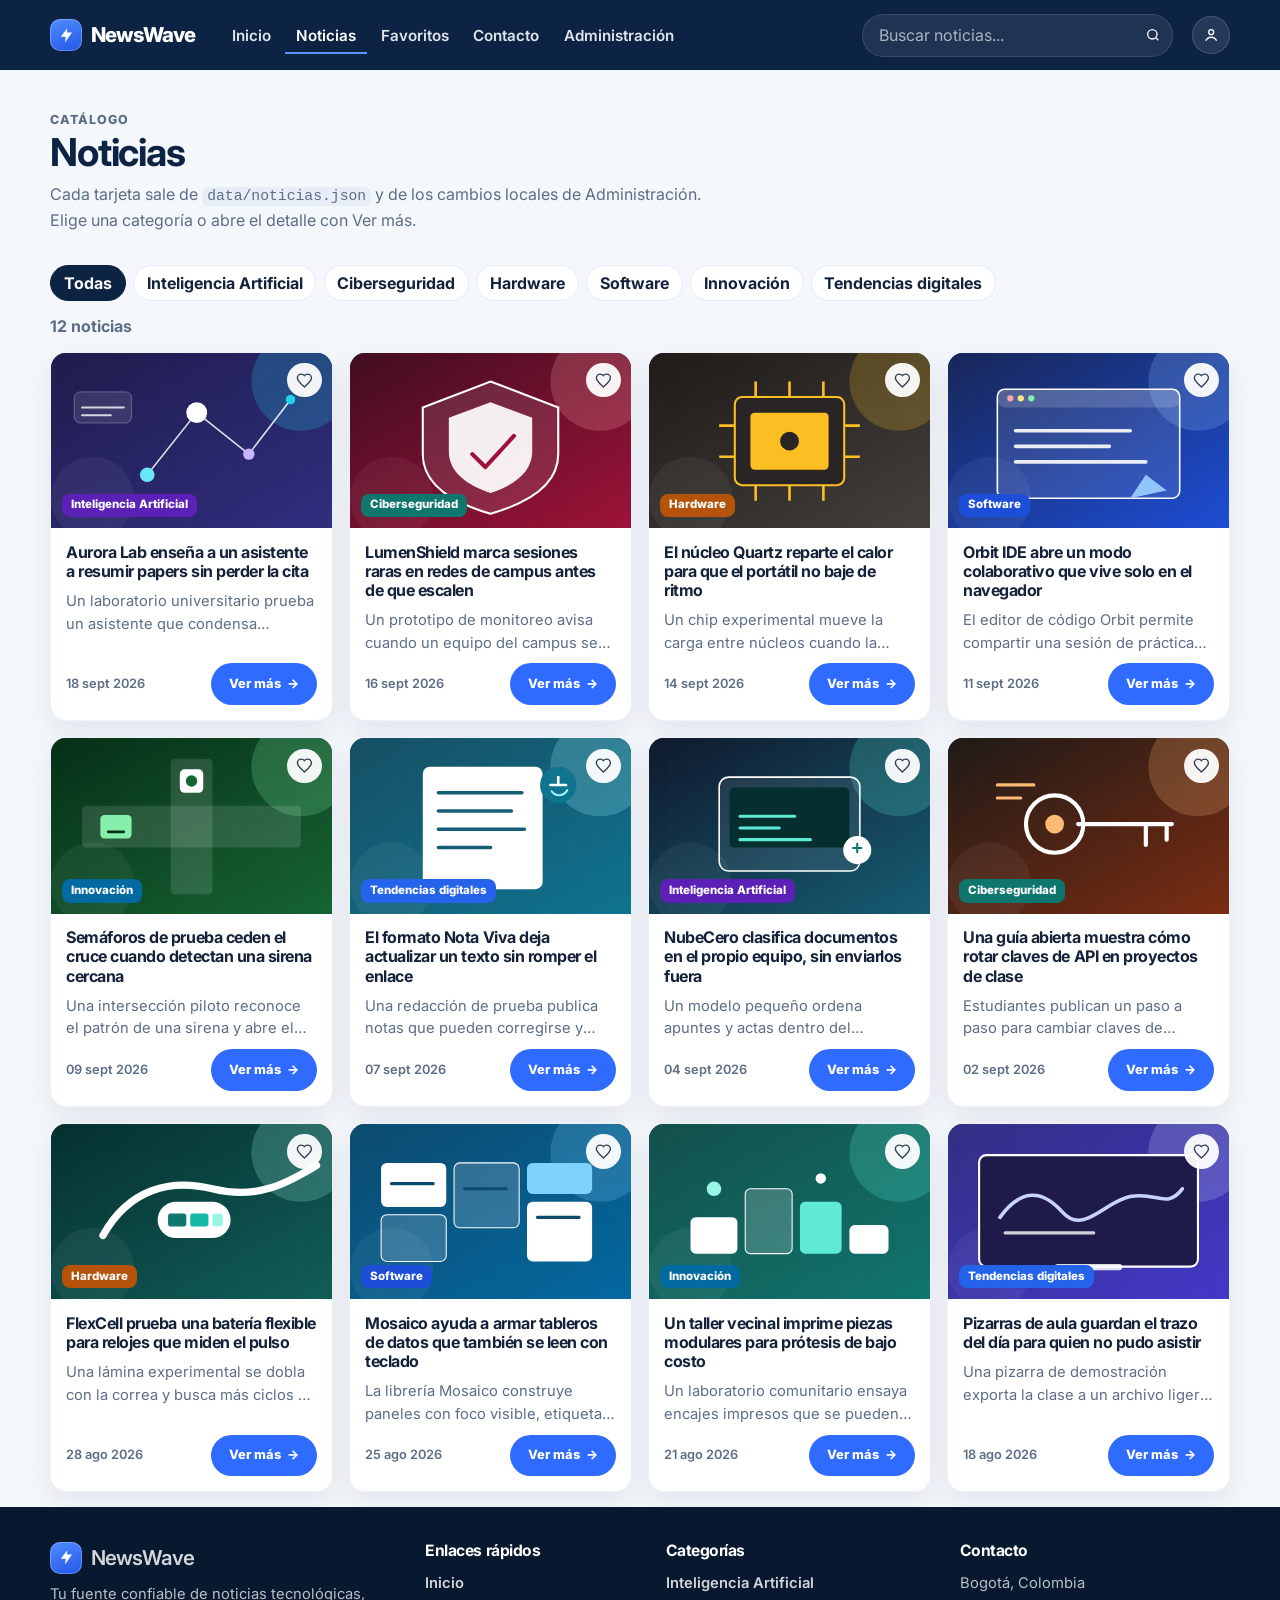
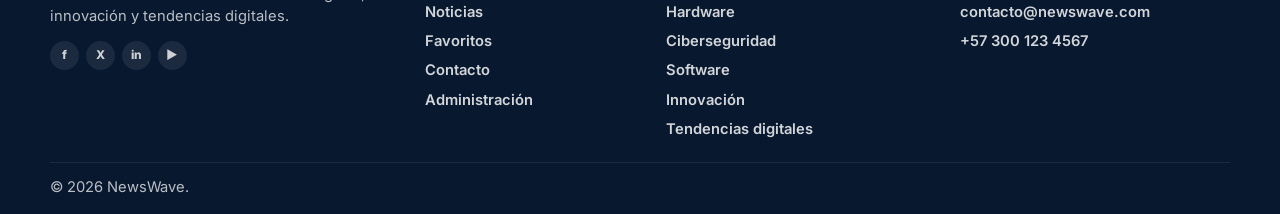
<file: noticias.html>
<!DOCTYPE html>
<!-- Listado. noticias.js crea los filtros y las tarjetas dentro de #listado-noticias. -->
<html lang="es">
<head>
  <meta charset="UTF-8">
  <meta name="viewport" content="width=device-width, initial-scale=1.0">
  <meta name="description" content="Listado de noticias tecnológicas de NewsWave, generado desde un archivo JSON local.">
  <meta name="theme-color" content="#0c2344">
  <title>NewsWave | Noticias</title>
  <link rel="icon" href="assets/icons/favicon.svg" type="image/svg+xml">
  <link rel="preconnect" href="https://fonts.googleapis.com">
  <link rel="preconnect" href="https://fonts.gstatic.com" crossorigin>
  <link href="https://fonts.googleapis.com/css2?family=Inter:wght@400;500;600;700;800&display=swap" rel="stylesheet">
  <link rel="stylesheet" href="css/styles.css">
  <link rel="stylesheet" href="css/responsive.css">
</head>
<!-- data-page le dice a app.js qué enlace del menú marcar. En el detalle se marca Noticias. -->
<body data-page="noticias">
  <!-- Enlace para teclado: aparece al tabular y salta el menú. -->
  <a class="skip-link" href="#contenido">Saltar al contenido</a>
  <!-- Cabecera compartida. app.js abre el menú en pantallas angostas y rellena el buscador si la URL trae ?q=. -->
  <header class="site-header">
    <div class="container header-inner">
      <a class="logo" href="index.html">
        <span class="logo-mark" aria-hidden="true">
          <svg viewBox="0 0 24 24"><path d="M13 2 4 14h7l-1 8 10-14h-7V2z"/></svg>
        </span>
        <span>NewsWave</span>
      </a>
      <button class="nav-toggle" type="button" aria-expanded="false" aria-controls="menu-principal">
        <span class="sr-only">Abrir menú</span>
        <span class="nav-toggle-bar" aria-hidden="true"></span>
        <span class="nav-toggle-bar" aria-hidden="true"></span>
        <span class="nav-toggle-bar" aria-hidden="true"></span>
      </button>
      <nav id="menu-principal" class="site-nav" aria-label="Principal">
        <form class="header-search header-search-mobile" action="noticias.html" method="get" role="search">
          <label class="sr-only" for="buscar-menu">Buscar noticias</label>
          <input id="buscar-menu" name="q" type="search" placeholder="Buscar noticias..." autocomplete="off">
          <button type="submit" aria-label="Buscar">
            <svg viewBox="0 0 24 24" aria-hidden="true"><circle cx="11" cy="11" r="7"/><path d="M20 20 16.5 16.5"/></svg>
          </button>
        </form>
        <ul>
          <li><a href="index.html" data-nav="inicio">Inicio</a></li>
          <li><a href="noticias.html" data-nav="noticias">Noticias</a></li>
          <li><a href="favoritos.html" data-nav="favoritos">Favoritos</a></li>
          <li><a href="contacto.html" data-nav="contacto">Contacto</a></li>
          <li><a href="admin.html" data-nav="admin">Administración</a></li>
        </ul>
      </nav>
      <form class="header-search" action="noticias.html" method="get" role="search">
        <label class="sr-only" for="buscar">Buscar noticias</label>
        <input id="buscar" name="q" type="search" placeholder="Buscar noticias..." autocomplete="off">
        <button type="submit" aria-label="Buscar">
          <svg viewBox="0 0 24 24" aria-hidden="true"><circle cx="11" cy="11" r="7"/><path d="M20 20 16.5 16.5"/></svg>
        </button>
      </form>
      <a class="header-user" href="favoritos.html" aria-label="Favoritos">
        <svg viewBox="0 0 24 24" aria-hidden="true"><circle cx="12" cy="8" r="3.2"/><path d="M5 19.2c1.4-3 3.8-4.5 7-4.5s5.6 1.5 7 4.5"/></svg>
      </a>
    </div>
  </header>

  <!-- Zona principal. Los bloques con id (hero, listado, detalle, favoritos, formularios) los rellena el JS. -->
  <main id="contenido">
    <noscript>
      <p class="estado estado-error noscript">NewsWave necesita JavaScript para cargar las noticias, los favoritos y el formulario.</p>
    </noscript>

    <header class="page-intro">
      <div class="container">
        <p class="eyebrow">Catálogo</p>
        <h1 id="titulo-pagina">Noticias</h1>
        <p>Cada tarjeta sale de <code>data/noticias.json</code> y de los cambios locales de Administración. Elige una categoría o abre el detalle con Ver más.</p>
      </div>
    </header>

    <section class="section" aria-labelledby="titulo-pagina">
      <div class="container">
        <!-- noticias.js escribe un botón por categoría y las tarjetas del catálogo. -->
        <div id="filtros-categoria" class="filters" role="group" aria-label="Filtrar por categoría"></div>
        <p id="resumen-listado" class="resumen-listado" aria-live="polite"></p>
        <div id="listado-noticias" class="card-grid">
          <p class="estado">Cargando noticias…</p>
        </div>
      </div>
    </section>
  </main>

  <!-- Pie compartido. El año de #anio lo escribe app.js al cargar la página. -->
  <footer class="site-footer">
    <div class="container footer-grid">
      <div class="footer-brand-block">
        <a class="logo" href="index.html">
          <span class="logo-mark" aria-hidden="true">
            <svg viewBox="0 0 24 24"><path d="M13 2 4 14h7l-1 8 10-14h-7V2z"/></svg>
          </span>
          <span>NewsWave</span>
        </a>
        <p>Tu fuente confiable de noticias tecnológicas, innovación y tendencias digitales.</p>
        <div class="social" aria-hidden="true"><span>f</span><span>X</span><span>in</span><span>▶</span></div>
      </div>
      <nav aria-label="Enlaces rápidos">
        <h2>Enlaces rápidos</h2>
        <ul>
          <li><a href="index.html">Inicio</a></li>
          <li><a href="noticias.html">Noticias</a></li>
          <li><a href="favoritos.html">Favoritos</a></li>
          <li><a href="contacto.html">Contacto</a></li>
          <li><a href="admin.html">Administración</a></li>
        </ul>
      </nav>
      <nav aria-label="Categorías">
        <h2>Categorías</h2>
        <ul>
          <li><a href="noticias.html?categoria=Inteligencia%20Artificial">Inteligencia Artificial</a></li>
          <li><a href="noticias.html?categoria=Hardware">Hardware</a></li>
          <li><a href="noticias.html?categoria=Ciberseguridad">Ciberseguridad</a></li>
          <li><a href="noticias.html?categoria=Software">Software</a></li>
          <li><a href="noticias.html?categoria=Innovaci%C3%B3n">Innovación</a></li>
          <li><a href="noticias.html?categoria=Tendencias%20digitales">Tendencias digitales</a></li>
        </ul>
      </nav>
      <div>
        <h2>Contacto</h2>
        <ul>
          <li>Bogotá, Colombia</li>
          <li><a href="mailto:contacto@newswave.com">contacto@newswave.com</a></li>
          <li><a href="tel:+573001234567">+57 300 123 4567</a></li>
        </ul>
      </div>
    </div>
    <div class="container footer-copy">
      <p>© <span id="anio">2026</span> NewsWave.</p>
    </div>
  </footer>

  <!-- defer espera a que el HTML esté listo. app.js siempre va primero porque crea window.NewsWave. -->
  <script src="js/app.js" defer></script>
  <script src="js/favoritos.js" defer></script>
  <script src="js/noticias.js" defer></script>
</body>
</html>
</file>
<file: css/styles.css>
/*
  styles.css — aspecto de NewsWave.
  El HTML pone la estructura y este archivo pone colores, espacios y columnas.
  Las medidas que cambian en móvil viven en responsive.css, no aquí.

  :root guarda las variables (colores, radio, ancho máximo).
  El resto del archivo sigue el orden de la página: base, cabecera, portada,
  tarjetas, categorías, boletín, pie, listado, botones, detalle, formularios y admin.
*/

:root {
  --navy: #0c2344;
  --navy-deep: #08182f;
  --blue: #2f6bff;
  --blue-dark: #1d4ed8;
  --bg: #f4f7fb;
  --surface: #ffffff;
  --text: #14233b;
  --muted: #5c6d86;
  --line: #e4ebf5;
  --danger: #b4233c;
  --danger-bg: #fff1f4;
  --ok-bg: #e8f7ef;
  --ok-line: #b7e7cc;
  --shadow: 0 10px 28px rgba(15, 40, 80, 0.08);
  --radius: 18px;
  --header: 4.4rem;
  --max: 1180px;
  --font: "Inter", "Segoe UI", sans-serif;
}

/* box-sizing en todos los elementos: el padding cuenta dentro del ancho, no se suma por fuera. */
*,
*::before,
*::after { box-sizing: border-box; }

html { scroll-behavior: smooth; }

body {
  margin: 0;
  min-height: 100vh;
  display: flex;
  flex-direction: column;
  font-family: var(--font);
  color: var(--text);
  background: var(--bg);
  line-height: 1.55;
}

main { flex: 1; }

img, svg { max-width: 100%; }
img { display: block; height: auto; }
h1, h2, h3, p, ul { overflow-wrap: break-word; }
h1, h2, h3 { margin: 0; line-height: 1.2; letter-spacing: -0.03em; }
p { margin: 0; }
a { color: var(--blue-dark); }
ul { margin: 0; padding: 0; list-style: none; }
button, input, textarea, select { font: inherit; color: inherit; }

[hidden] { display: none !important; }

:focus-visible {
  outline: 3px solid #7aa2ff;
  outline-offset: 3px;
}

/* Texto solo para lectores de pantalla. Visualmente no ocupa espacio. */
.sr-only {
  position: absolute;
  width: 1px;
  height: 1px;
  padding: 0;
  margin: -1px;
  overflow: hidden;
  clip: rect(0, 0, 0, 0);
  white-space: nowrap;
  border: 0;
}

.skip-link {
  position: absolute;
  left: 1rem;
  top: -3rem;
  z-index: 80;
  background: #fff;
  color: var(--navy);
  padding: 0.55rem 0.85rem;
  border-radius: 999px;
  font-weight: 700;
  text-decoration: none;
}
.skip-link:focus { top: 0.7rem; }

.container {
  width: min(var(--max), calc(100% - 2rem));
  margin-inline: auto;
}

/* Cabecera fija visualmente al estilo de la portada: logo, menú, buscador. */
.site-header {
  position: sticky;
  top: 0;
  z-index: 40;
  background: var(--navy);
  color: #fff;
  box-shadow: 0 1px 0 rgba(255, 255, 255, 0.04);
}

.header-inner {
  min-height: var(--header);
  display: flex;
  align-items: center;
  gap: 1.2rem;
}

.logo {
  display: inline-flex;
  align-items: center;
  gap: 0.55rem;
  color: #fff;
  text-decoration: none;
  font-weight: 800;
  font-size: 1.28rem;
  letter-spacing: -0.04em;
  flex: 0 0 auto;
}

.logo-mark {
  width: 2rem;
  height: 2rem;
  border-radius: 10px;
  display: grid;
  place-items: center;
  background: linear-gradient(160deg, #4f8cff, #2457e6);
  box-shadow: inset 0 0 0 1px rgba(255, 255, 255, 0.25);
}

.logo-mark svg {
  width: 1.05rem;
  height: 1.05rem;
  fill: #fff;
}

.site-nav { margin-left: 0.4rem; }
.site-nav ul { display: flex; align-items: center; gap: 0.15rem; }
.site-nav a {
  color: rgba(255, 255, 255, 0.88);
  text-decoration: none;
  font-weight: 600;
  font-size: 0.95rem;
  padding: 0.45rem 0.7rem;
  border-bottom: 2px solid transparent;
}
.site-nav a:hover,
.site-nav a[aria-current="page"] { color: #fff; }
.site-nav a[aria-current="page"] { border-bottom-color: #5b93ff; }

.header-search {
  margin-left: auto;
  display: flex;
  align-items: center;
  gap: 0.35rem;
  background: rgba(255, 255, 255, 0.08);
  border: 1px solid rgba(255, 255, 255, 0.12);
  border-radius: 999px;
  padding: 0.2rem 0.2rem 0.2rem 0.9rem;
  min-width: min(240px, 28vw);
}
.header-search input {
  width: 100%;
  border: 0;
  background: transparent;
  color: #fff;
  min-height: 2.1rem;
  outline: none;
}
.header-search input::placeholder { color: rgba(255, 255, 255, 0.62); }
.header-search button {
  width: 2.15rem;
  height: 2.15rem;
  border: 0;
  border-radius: 999px;
  background: transparent;
  color: #fff;
  display: grid;
  place-items: center;
  cursor: pointer;
}
.header-search button svg { width: 1rem; height: 1rem; fill: none; stroke: currentColor; stroke-width: 2; }
.header-search-mobile { display: none; }

.header-user {
  width: 2.35rem;
  height: 2.35rem;
  border-radius: 999px;
  display: grid;
  place-items: center;
  color: #fff;
  background: rgba(255, 255, 255, 0.1);
  border: 1px solid rgba(255, 255, 255, 0.16);
  flex: 0 0 auto;
}
.header-user svg { width: 1.15rem; height: 1.15rem; fill: none; stroke: currentColor; stroke-width: 1.8; }

.nav-toggle {
  display: none;
  margin-left: auto;
  width: 2.7rem;
  height: 2.7rem;
  border: 1px solid rgba(255, 255, 255, 0.2);
  border-radius: 12px;
  background: transparent;
  color: #fff;
  align-items: center;
  justify-content: center;
  flex-direction: column;
  gap: 0.28rem;
  cursor: pointer;
}
.nav-toggle-bar { width: 1.05rem; height: 2px; background: #fff; border-radius: 2px; }

/* Carrusel de portada. Solo se ve la diapositiva con la clase is-active. */
.hero-wrap { padding: 1.35rem 0 0.4rem; }
.hero-viewport {
  position: relative;
  border-radius: 22px;
  overflow: hidden;
  min-height: 390px;
  background: #071426;
  box-shadow: var(--shadow);
}
.hero-slide { position: relative; min-height: 390px; }
.hero-slide img {
  position: absolute;
  inset: 0;
  width: 100%;
  height: 100%;
  object-fit: cover;
}
.hero-slide-copy {
  position: relative;
  z-index: 1;
  min-height: 390px;
  max-width: 640px;
  padding: 3.2rem 4.6rem;
  display: flex;
  flex-direction: column;
  justify-content: center;
  align-items: flex-start;
  gap: 0.85rem;
  color: #fff;
  background: linear-gradient(90deg, rgba(6, 16, 36, 0.96) 0%, rgba(6, 16, 36, 0.88) 42%, rgba(6, 16, 36, 0.28) 78%, rgba(6, 16, 36, 0.05) 100%);
}
.hero-slide-copy h1 { font-size: clamp(1.8rem, 3vw, 2.7rem); max-width: 16ch; }
.hero-slide-copy p { color: rgba(255, 255, 255, 0.86); max-width: 38rem; }
.hero-arrow {
  position: absolute;
  top: 50%;
  z-index: 2;
  transform: translateY(-50%);
  width: 2.4rem;
  height: 2.4rem;
  border: 0;
  border-radius: 999px;
  background: rgba(8, 18, 36, 0.45);
  color: #fff;
  font-size: 1.5rem;
  cursor: pointer;
}
.hero-arrow:hover { background: rgba(8, 18, 36, 0.72); }
.hero-arrow-prev { left: 0.8rem; }
.hero-arrow-next { right: 0.8rem; }
.hero-dots {
  position: absolute;
  right: 1.3rem;
  bottom: 1rem;
  z-index: 2;
  display: flex;
  gap: 0.4rem;
}
.hero-dot {
  width: 0.55rem;
  height: 0.55rem;
  border: 0;
  border-radius: 999px;
  background: rgba(255, 255, 255, 0.45);
  cursor: pointer;
  padding: 0;
}
.hero-dot.is-active { width: 1.25rem; background: #fff; }

.section { padding: 1.6rem 0 0.4rem; }
.section-head {
  display: flex;
  justify-content: space-between;
  align-items: center;
  gap: 1rem;
  margin-bottom: 1rem;
}
.section-head h2 {
  display: flex;
  align-items: center;
  gap: 0.45rem;
  font-size: 1.35rem;
  color: var(--navy);
}
.section-icon { color: var(--blue); display: inline-flex; }
.section-icon svg { width: 1.15rem; height: 1.15rem; fill: currentColor; }
.link-all {
  color: var(--blue);
  font-weight: 700;
  text-decoration: none;
  white-space: nowrap;
}
.link-all:hover { text-decoration: underline; }

/* Rejilla de noticias. En escritorio son 3 columnas; responsive.css la baja a 2 y luego a 1. */
.card-grid {
  display: grid;
  grid-template-columns: repeat(4, minmax(0, 1fr));
  gap: 1rem;
}
.card {
  display: flex;
  flex-direction: column;
  min-width: 0;
  background: var(--surface);
  border: 1px solid #edf2f8;
  border-radius: 16px;
  overflow: hidden;
  box-shadow: var(--shadow);
}
.card:hover { transform: translateY(-3px); transition: transform 0.18s ease; }
.card-media { position: relative; aspect-ratio: 16 / 10; background: var(--navy); }
.card-media img { width: 100%; height: 100%; object-fit: cover; }
.badge {
  display: inline-flex;
  align-items: center;
  min-height: 1.45rem;
  padding: 0.1rem 0.55rem;
  border-radius: 8px;
  background: var(--blue);
  color: #fff;
  font-size: 0.72rem;
  font-weight: 800;
}
.card-media .badge { position: absolute; left: 0.7rem; bottom: 0.7rem; }
.badge-inteligencia-artificial { background: #5b21b6; }
.badge-ciberseguridad { background: #0f766e; }
.badge-hardware { background: #b45309; }
.badge-software { background: #1d4ed8; }
.badge-innovacion { background: #0369a1; }
.badge-tendencias-digitales,
.badge-tecnologia { background: #2563eb; }

.card-body {
  display: flex;
  flex-direction: column;
  gap: 0.55rem;
  padding: 0.9rem 0.95rem 0.95rem;
  flex: 1;
}
.card-title { font-size: 1rem; }
.card-title a { color: var(--text); text-decoration: none; }
.card-title a:hover { color: var(--blue-dark); }
.card-text {
  color: var(--muted);
  font-size: 0.92rem;
  display: -webkit-box;
  -webkit-line-clamp: 2;
  line-clamp: 2;
  -webkit-box-orient: vertical;
  overflow: hidden;
}
.card-foot {
  margin-top: auto;
  display: flex;
  align-items: center;
  justify-content: space-between;
  gap: 0.5rem;
}
.meta, .meta time { color: var(--muted); font-size: 0.8rem; font-weight: 600; }
.btn-ver { min-height: 2rem; padding: 0.3rem 0.75rem; font-size: 0.8rem; }

.card .btn-favorito {
  position: absolute;
  top: 0.65rem;
  right: 0.65rem;
  width: 2.15rem;
  min-height: 2.15rem;
  padding: 0;
  border-radius: 999px;
  background: rgba(255, 255, 255, 0.94);
  border-color: transparent;
  color: #334155;
}
.card .btn-favorito-texto {
  position: absolute;
  width: 1px;
  height: 1px;
  overflow: hidden;
  clip: rect(0, 0, 0, 0);
}
.card .btn-favorito.is-active { color: #e11d48; background: #fff; }

/* Seis accesos de categoría en la portada. */
.cat-grid {
  display: grid;
  grid-template-columns: repeat(6, minmax(0, 1fr));
  gap: 0.8rem;
}
.cat-tile {
  display: flex;
  flex-direction: column;
  align-items: center;
  text-align: center;
  gap: 0.25rem;
  padding: 1.1rem 0.7rem;
  background: #fff;
  border: 1px solid var(--line);
  border-radius: 16px;
  text-decoration: none;
  color: var(--text);
  box-shadow: 0 1px 0 rgba(15, 40, 80, 0.03);
}
.cat-tile:hover { border-color: #c9daf8; color: var(--blue-dark); }
.cat-tile strong { font-size: 0.92rem; }
.cat-tile span { color: var(--muted); font-size: 0.78rem; }
.cat-icon {
  width: 2.6rem;
  height: 2.6rem;
  border-radius: 12px;
  display: grid;
  place-items: center;
  background: #eef4ff;
  color: var(--blue);
  margin-bottom: 0.25rem;
}
.cat-icon svg { width: 1.25rem; height: 1.25rem; fill: none; stroke: currentColor; stroke-width: 1.8; }

/* Franja del boletín, encima del pie. */
.boletin-wrap { padding: 1.5rem 0 2rem; }
.boletin {
  display: flex;
  align-items: center;
  justify-content: space-between;
  gap: 1.2rem;
  padding: 1.25rem 1.4rem;
  border-radius: 18px;
  color: #fff;
  background:
    radial-gradient(circle at 100% 50%, rgba(96, 165, 250, 0.35), transparent 16rem),
    linear-gradient(90deg, #0c2344, #16386a);
}
.boletin h2 { font-size: 1.25rem; margin-bottom: 0.25rem; }
.boletin p { color: rgba(255, 255, 255, 0.8); }
.boletin-panel { flex: 1; min-width: min(100%, 440px); display: grid; gap: 0.55rem; }
.boletin-form { display: flex; gap: 0.55rem; align-items: flex-start; }
.latest-grid {
  display: grid;
  grid-template-columns: 1fr 1fr;
  gap: 0.85rem;
}
.latest-grid .card { flex-direction: row; min-height: 132px; }
.latest-grid .card-media { width: 168px; flex: 0 0 168px; aspect-ratio: auto; align-self: stretch; }
.latest-grid .card-media img { position: absolute; inset: 0; width: 100%; height: 100%; }
.latest-grid .card-text { -webkit-line-clamp: 2; line-clamp: 2; }
.latest-grid .btn-ver { display: none; }
.boletin-form input {
  flex: 1;
  min-height: 2.7rem;
  border: 0;
  border-radius: 10px;
  padding: 0.55rem 0.8rem;
  background: #fff;
}
.boletin .field { flex: 1; }
.boletin .field-error { color: #fecdd3; }

/* Pie de página. El logo reutiliza las mismas clases de la cabecera. */
.site-footer {
  background: var(--navy-deep);
  color: rgba(255, 255, 255, 0.78);
  padding: 2.2rem 0 1rem;
  margin-top: 0.5rem;
}
.footer-grid {
  display: grid;
  grid-template-columns: 1.3fr 0.8fr 1fr 1fr;
  gap: 1.5rem;
  padding-bottom: 1.3rem;
}
.footer-brand-block .logo { margin-bottom: 0.55rem; }
.footer-brand-block p, .site-footer li, .site-footer p { color: rgba(255, 255, 255, 0.72); font-size: 0.92rem; }
.site-footer h2 { color: #fff; font-size: 0.98rem; margin-bottom: 0.7rem; }
.site-footer a { color: rgba(255, 255, 255, 0.82); text-decoration: none; font-weight: 600; }
.site-footer a:hover { color: #fff; }
.site-footer li + li { margin-top: 0.4rem; }
.social { display: flex; gap: 0.45rem; margin-top: 0.8rem; }
.social span {
  width: 1.8rem;
  height: 1.8rem;
  border-radius: 999px;
  display: grid;
  place-items: center;
  background: rgba(255, 255, 255, 0.08);
  font-size: 0.75rem;
  font-weight: 800;
}
.footer-copy {
  border-top: 1px solid rgba(255, 255, 255, 0.08);
  padding-top: 0.85rem;
  color: rgba(255, 255, 255, 0.6);
  font-size: 0.86rem;
}

.page-intro { padding: 2rem 0 0.4rem; }
.page-intro h1 { font-size: clamp(1.8rem, 3vw, 2.4rem); color: var(--navy); }
.page-intro p { margin-top: 0.45rem; color: var(--muted); max-width: 42rem; }
.eyebrow { color: var(--blue); font-size: 0.78rem; font-weight: 800; letter-spacing: 0.08em; text-transform: uppercase; }
.eyebrow a { color: inherit; text-decoration: none; }

/* Botones de filtro del listado. is-active es la categoría elegida. */
.filters { display: flex; flex-wrap: wrap; gap: 0.45rem; margin-bottom: 0.8rem; }
.chip {
  min-height: 2.2rem;
  padding: 0.3rem 0.8rem;
  border-radius: 999px;
  border: 1px solid var(--line);
  background: #fff;
  font-weight: 700;
  cursor: pointer;
}
.chip.is-active, .chip:hover { background: var(--navy); color: #fff; border-color: var(--navy); }
.resumen-listado { color: var(--muted); font-weight: 700; margin-bottom: 0.8rem; }

.estado, .empty-state {
  padding: 1rem;
  border-radius: 16px;
  background: #fff;
  border: 1px dashed var(--line);
}
.estado-error, .banner-error { background: var(--danger-bg); border-color: #f3c3cc; color: #8d1d33; }
.card-grid > .estado { grid-column: 1 / -1; }
.empty-state { text-align: center; padding: 2rem 1rem; }
.empty-state h2 { margin-bottom: 0.4rem; }
.empty-state p { color: var(--muted); margin-bottom: 0.9rem; }
.estado .btn { margin-top: 0.8rem; }

/* Botones. btn-primary es el azul; secondary y ghost son el contorno claro; danger es eliminar. */
.btn {
  display: inline-flex;
  align-items: center;
  justify-content: center;
  gap: 0.35rem;
  min-height: 2.6rem;
  padding: 0.5rem 1rem;
  border-radius: 999px;
  border: 2px solid transparent;
  background: var(--blue);
  color: #fff;
  text-decoration: none;
  font-weight: 800;
  cursor: pointer;
}
.btn:hover { background: var(--blue-dark); color: #fff; }
.btn-secondary, .btn-ghost { background: #fff; color: var(--text); border-color: var(--line); }
.btn-secondary:hover, .btn-ghost:hover { background: #f8fafc; color: var(--navy); }
.btn-danger { background: transparent; color: var(--danger); border-color: #f0c2cb; }
.btn-danger:hover { background: var(--danger); color: #fff; }
.btn-favorito.is-active { background: #fff1f4; border-color: #fecdd6; color: #be123c; }
.icono { width: 1.05rem; height: 1.05rem; fill: none; stroke: currentColor; stroke-width: 2; }
.btn-favorito.is-active .icono { fill: currentColor; }

/* Artículo de detalle.html. El texto largo se limita a unos 70 caracteres por línea. */
.detalle-articulo {
  background: #fff;
  border: 1px solid var(--line);
  border-radius: 18px;
  padding: 1rem;
  margin: 1rem 0 2rem;
  box-shadow: var(--shadow);
}
.detalle-media { border-radius: 14px; overflow: hidden; aspect-ratio: 16 / 7; background: var(--navy); }
.detalle-media img { width: 100%; height: 100%; object-fit: cover; }
.detalle-cabecera { padding: 1.1rem 0.3rem 0.2rem; }
.detalle-cabecera h1 { font-size: clamp(1.7rem, 3vw, 2.6rem); max-width: 22ch; margin: 0.7rem 0; }
.detalle-cabecera .lede { color: var(--muted); max-width: 46rem; }
.detalle-acciones { display: flex; flex-wrap: wrap; gap: 0.6rem; margin-top: 1rem; }
.detalle-contenido { max-width: 70ch; padding: 0.8rem 0.3rem 0.4rem; }
.detalle-contenido p + p { margin-top: 0.9rem; }
.detalle-contenido p { font-size: 1.05rem; line-height: 1.7; }

/* Contacto y administración: formulario a un lado y una columna de apoyo al otro. */
.contact-layout, .admin-layout {
  display: grid;
  gap: 1.2rem;
  align-items: start;
  margin: 0.4rem 0 2rem;
}
.contact-layout { grid-template-columns: minmax(0, 1.15fr) minmax(240px, 0.75fr); }
.admin-layout { grid-template-columns: minmax(280px, 0.9fr) minmax(0, 1.1fr); }
.form-card, .note-card {
  background: #fff;
  border: 1px solid var(--line);
  border-radius: 18px;
  padding: 1.2rem;
  box-shadow: var(--shadow);
}
.block-title { font-size: 1.25rem; margin-bottom: 0.7rem; color: var(--navy); }
.note-card p, .note-card li { color: var(--muted); }
.note-card p + p, .note-card li + li { margin-top: 0.45rem; }
.form { display: grid; gap: 0.85rem; }
.field { display: grid; gap: 0.3rem; }
.field label, .check { font-weight: 800; }
.field input, .field textarea, .field select {
  width: 100%;
  min-height: 2.7rem;
  padding: 0.65rem 0.8rem;
  border: 1px solid #cfd9e8;
  border-radius: 12px;
  background: #fff;
}
.field textarea { min-height: 8rem; resize: vertical; }
.field textarea.is-short { min-height: 5rem; }
.field-help { color: var(--muted); font-size: 0.9rem; }
.field-error { min-height: 1.1em; color: var(--danger); font-weight: 700; font-size: 0.9rem; }
.field.is-invalid input, .field.is-invalid textarea, .field.is-invalid select { border-color: var(--danger); background: #fffafa; }
.check { display: flex; align-items: center; gap: 0.55rem; }
.check input { width: 1.05rem; height: 1.05rem; accent-color: var(--blue); }
.banner {
  padding: 0.9rem 1rem;
  border-radius: 14px;
  background: var(--ok-bg);
  color: #085c38;
  border: 1px solid var(--ok-line);
  font-weight: 700;
}
.form-card .banner, .boletin .banner { margin-bottom: 0.8rem; }
.banner.banner-error { background: var(--danger-bg); color: #8d1d33; border-color: #f3c3cc; }
.admin-actions { display: flex; flex-wrap: wrap; gap: 0.6rem; }
.admin-list { display: grid; gap: 0.7rem; }
.admin-item {
  display: grid;
  grid-template-columns: 104px minmax(0, 1fr) auto;
  gap: 0.75rem;
  align-items: center;
  padding: 0.65rem;
  border: 1px solid var(--line);
  border-radius: 14px;
  background: #fff;
}
.admin-item img { width: 104px; height: 68px; object-fit: cover; border-radius: 10px; background: var(--navy); }
.admin-item h3 { font-size: 0.98rem; margin-bottom: 0.15rem; }
.admin-item p { color: var(--muted); font-size: 0.88rem; }
.origen { display: inline-block; margin-top: 0.2rem; font-size: 0.75rem; font-weight: 800; color: var(--blue-dark); }
.preview { margin-top: 0.35rem; border-radius: 12px; overflow: hidden; aspect-ratio: 16 / 7; background: var(--navy); }
.preview img { width: 100%; height: 100%; object-fit: cover; }
code { font-family: Consolas, monospace; font-size: 0.92em; background: #e7eef8; padding: 0.1em 0.35em; border-radius: 6px; }
.noscript { margin: 1rem auto; width: min(var(--max), calc(100% - 2rem)); }
</file>
<file: css/responsive.css>
/*
  responsive.css — la misma página en pantallas más angostas.
  1100px: las rejillas pasan de varias columnas a dos.
  980px: aparece el menú hamburguesa y se ocultan el buscador y el icono de la cabecera.
  640px: todo queda en una sola columna.
  El JS cierra el menú si la ventana vuelve a pasar de 980px.
*/

@media (max-width: 1100px) {
  .card-grid { grid-template-columns: repeat(2, minmax(0, 1fr)); }
  .cat-grid, .footer-grid { grid-template-columns: repeat(2, minmax(0, 1fr)); }
  .contact-layout, .admin-layout { grid-template-columns: 1fr; }
}

@media (max-width: 980px) {
  .nav-toggle { display: inline-flex; }
  .header-search { display: none; }
  .header-user { display: none; }
  .site-nav {
    display: none;
    position: absolute;
    top: calc(100% + 0.35rem);
    left: 0.7rem;
    right: 0.7rem;
    padding: 0.6rem;
    background: #0c2344;
    border-radius: 16px;
    box-shadow: var(--shadow);
  }
  .header-inner { position: relative; }
  .site-header.is-open .site-nav { display: block; }
  .site-nav ul { flex-direction: column; align-items: stretch; }
  .site-nav a { display: block; padding: 0.75rem 0.7rem; }
  .header-search-mobile {
    display: flex;
    margin: 0.5rem 0 0.2rem;
    min-width: 0;
  }
  .boletin, .section-head, .boletin-form { flex-direction: column; align-items: stretch; }
  .hero-slide-copy { max-width: none; padding: 2rem 1.2rem; background: linear-gradient(180deg, rgba(6, 16, 36, 0.2), rgba(6, 16, 36, 0.88)); justify-content: flex-end; }
  .hero-viewport, .hero-slide, .hero-slide-copy { min-height: 320px; }
  .admin-item { grid-template-columns: 88px minmax(0, 1fr); }
  .admin-item .btn { grid-column: 1 / -1; }
}

@media (max-width: 640px) {
  .card-grid, .cat-grid, .footer-grid, .latest-grid { grid-template-columns: 1fr; }
  .card-foot { align-items: flex-start; flex-direction: column; }
  .hero-slide-copy h1 { max-width: none; }
  .detalle-media { aspect-ratio: 16 / 9; }
}

@media (prefers-reduced-motion: reduce) {
  html { scroll-behavior: auto; }
  *, *::before, *::after { animation: none !important; transition: none !important; }
}
</file>
